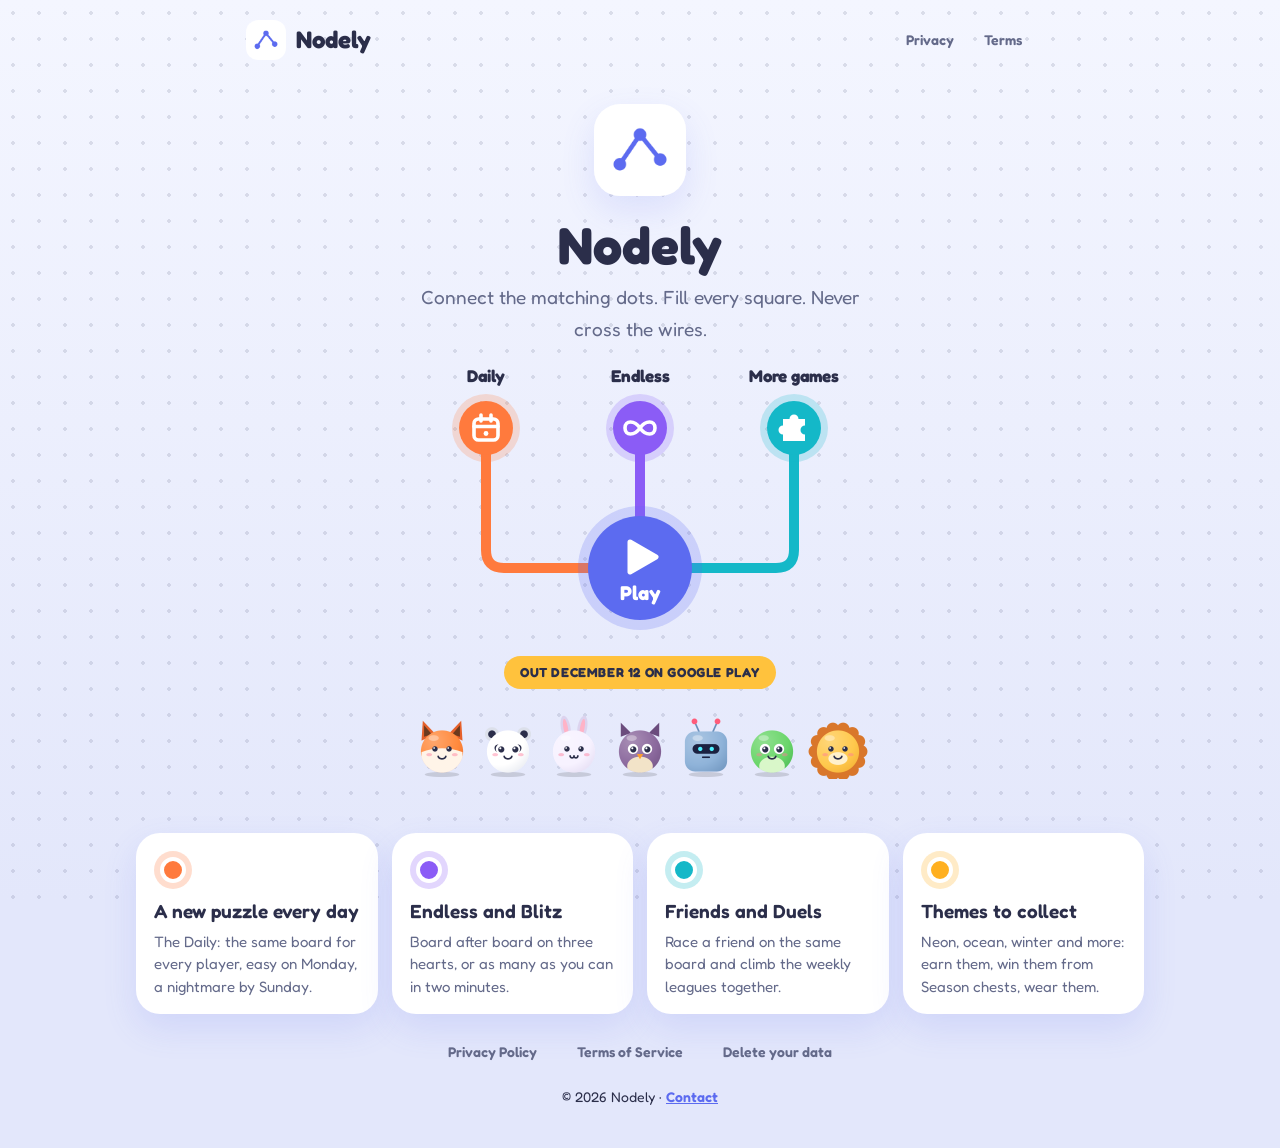
<file: index.html>
<!doctype html>
<html lang="en">
<head>
<meta charset="utf-8">
<meta name="viewport" content="width=device-width, initial-scale=1">
<title>Nodely · Connect. Fill. Relax.</title>
<meta name="description" content="Nodely is a calm wire puzzle game: connect the matching dots, fill every square, never cross the wires.">
<meta property="og:title" content="Nodely · Connect. Fill. Relax.">
<meta property="og:description" content="A calm wire puzzle game. Out December 12 on Google Play.">
<meta property="og:type" content="website">
<meta property="og:image" content="https://braileanuolimpiu-max.github.io/nodely/img/og-home.png">
<meta property="og:image:width" content="1200">
<meta property="og:image:height" content="630">
<meta name="twitter:card" content="summary_large_image">
<meta name="twitter:image" content="https://braileanuolimpiu-max.github.io/nodely/img/og-home.png">
<meta name="theme-color" content="#5c6bf0">
<meta property="og:url" content="https://braileanuolimpiu-max.github.io/nodely/">
<link rel="icon" href="img/icon.png">
<link rel="stylesheet" href="style.css">
</head>
<body>
<header>
  <a href="index.html"><img src="img/icon.png" alt=""><span>Nodely</span></a>
  <nav><a href="privacy.html">Privacy</a><a href="terms.html">Terms</a></nav>
</header>

<main class="hero">
  <img class="logo" src="img/icon.png" alt="Nodely">
  <h1>Nodely</h1>
  <p class="tag">Connect the matching dots. Fill every square. Never cross the wires.</p>

  <!-- The game's Home menu, drawn: Play wired to Daily, Endless and More games. -->
  <svg class="board" viewBox="0 0 440 270" role="img" aria-label="Play, Daily, Endless and More games">
    <path class="wire" stroke="#ff7a3d" d="M220 204 H84 Q66 204 66 186 V70"/>
    <path class="wire" stroke="#8b5cf6" d="M220 204 V70"/>
    <path class="wire" stroke="#14b8c8" d="M220 204 H356 Q374 204 374 186 V70"/>
    <path class="pulse" d="M220 204 H84 Q66 204 66 186 V70"/>
    <path class="pulse b" d="M220 204 V70"/>
    <path class="pulse c" d="M220 204 H356 Q374 204 374 186 V70"/>
    <circle cx="66" cy="64" r="34" fill="#ff7a3d" opacity="0.22"/><circle cx="66" cy="64" r="27" fill="#ff7a3d"/>
    <circle cx="220" cy="64" r="34" fill="#8b5cf6" opacity="0.22"/><circle cx="220" cy="64" r="27" fill="#8b5cf6"/>
    <circle cx="374" cy="64" r="34" fill="#14b8c8" opacity="0.22"/><circle cx="374" cy="64" r="27" fill="#14b8c8"/>
    <!-- The modes' symbols, drawn: a calendar, infinity, a puzzle piece. -->
    <g fill="none" stroke="#fff" stroke-width="3.6" stroke-linecap="round" stroke-linejoin="round">
      <rect x="54" y="55" width="24" height="21" rx="4.5"/>
      <path d="M54 62.5 H78 M61 51 V57 M71 51 V57"/>
      <path d="M220 64 C214.5 56 205 56 205 64 C205 72 214.5 72 220 64 C225.5 56 235 56 235 64 C235 72 225.5 72 220 64 Z"/>
    </g>
    <circle cx="66" cy="69.5" r="2.4" fill="#fff"/>
    <path fill="#fff" d="M363 55 H369.5 A4.5 4.5 0 1 1 378.5 55 H385 V61.5 A4.5 4.5 0 1 0 385 70.5 V77 H363 V70.5 A4.5 4.5 0 1 1 363 61.5 Z"/>
    <text class="label" x="66" y="18">Daily</text>
    <text class="label" x="220" y="18">Endless</text>
    <text class="label" x="374" y="18">More games</text>
    <circle cx="220" cy="204" r="62" fill="#5c6bf0" opacity="0.22"/>
    <circle cx="220" cy="204" r="52" fill="#5c6bf0"/>
    <path d="M210 178 L236 193 L210 208 Z" fill="#fff" stroke="#fff" stroke-width="5" stroke-linejoin="round"/>
    <text class="play-label" x="220" y="236">Play</text>
  </svg>

  <!--PRELAUNCH-->
  <p class="soon"><span class="pill">OUT DECEMBER 12 ON GOOGLE PLAY</span></p>

  <!-- "Tell me at launch": hidden until the public API address is set below. -->
  <form class="notify" id="notify" hidden novalidate>
    <p class="notify-title">Get one email when Nodely launches</p>
    <div class="notify-row">
      <input type="email" name="email" id="notify-email" placeholder="you@example.com" autocomplete="email" required maxlength="190" aria-label="Your email">
      <button class="btn" type="submit">Notify me</button>
    </div>
    <input type="text" name="website" class="hp" tabindex="-1" autocomplete="off" aria-hidden="true">
    <label class="notify-consent"><input type="checkbox" id="notify-ok"><span>I agree to get launch news from Nodely by email. I can unsubscribe with one click. See the <a href="privacy.html">Privacy Policy</a>.</span></label>
    <p class="notify-msg" id="notify-msg" role="status"></p>
  </form>
  <!--/PRELAUNCH-->
  <!--LIVE
  <p class="soon"><span class="pill">OUT NOW · FREE ON GOOGLE PLAY</span></p>
  <p class="get"><a class="btn" href="https://play.google.com/store/apps/details?id=com.sugarsoftware.link">Get it on Google Play</a></p>
  LIVE-->

  <div class="cast" aria-hidden="true">
    <img src="img/avatars/fox.png" alt=""><img src="img/avatars/panda.png" alt=""><img src="img/avatars/bunny.png" alt="">
    <img src="img/avatars/owl.png" alt=""><img src="img/avatars/robot.png" alt=""><img src="img/avatars/frog.png" alt="">
    <img src="img/avatars/lion.png" alt="">
  </div>
</main>

<section class="features">
  <div class="feature" style="color:#ff7a3d"><div class="dot"></div><h3>A new puzzle every day</h3><p>The Daily: the same board for every player, easy on Monday, a nightmare by Sunday.</p></div>
  <div class="feature" style="color:#8b5cf6"><div class="dot"></div><h3>Endless and Blitz</h3><p>Board after board on three hearts, or as many as you can in two minutes.</p></div>
  <div class="feature" style="color:#14b8c8"><div class="dot"></div><h3>Friends and Duels</h3><p>Race a friend on the same board and climb the weekly leagues together.</p></div>
  <div class="feature" style="color:#ffb020"><div class="dot"></div><h3>Themes to collect</h3><p>Neon, ocean, winter and more: earn them, win them from Season chests, wear them.</p></div>
</section>

<footer>
  <div class="links"><a href="privacy.html">Privacy Policy</a><a href="terms.html">Terms of Service</a><a href="data-deletion.html">Delete your data</a></div>
  <p>© 2026 Nodely · <a href="mailto:braileanuolimpiu@gmail.com">Contact</a></p>
</footer>
<script>
  // Public address of the Nodely API (e.g. https://api.example.com). Empty = form stays hidden.
  var NODELY_API = '';
  (function () {
    var f = document.getElementById('notify');
    if (!f || !NODELY_API || !window.fetch) return; // no form after launch
    f.hidden = false;
    var msg = document.getElementById('notify-msg');
    var say = function (t, bad) { msg.textContent = t; msg.className = 'notify-msg' + (bad ? ' bad' : ''); };
    f.addEventListener('submit', function (e) {
      e.preventDefault();
      var email = document.getElementById('notify-email').value.trim();
      if (!/^[^@\s]+@[^@\s]+\.[^@\s]+$/.test(email)) return say('Please enter a valid email.', true);
      if (!document.getElementById('notify-ok').checked) return say('Please tick the box to agree first.', true);
      var btn = f.querySelector('button'); btn.disabled = true;
      fetch(NODELY_API.replace(/\/$/, '') + '/api/signup', {
        method: 'POST',
        headers: { 'Content-Type': 'application/json', 'Accept': 'application/json' },
        body: JSON.stringify({ email: email, consent: true, website: f.website.value,
          locale: (navigator.language || 'en').slice(0, 10), source: 'site' })
      }).then(function (r) {
        if (r.ok) { f.reset(); say('Almost done! Check your inbox and tap the link to confirm.'); }
        else if (r.status === 429) say('Too many tries. Wait a minute and try again.', true);
        else say("That didn't work. Check the email and try again.", true);
      }).catch(function () { say("Couldn't reach the server. Try again later.", true); })
        .then(function () { btn.disabled = false; });
    });
  })();
</script>
</body>
</html>
</file>
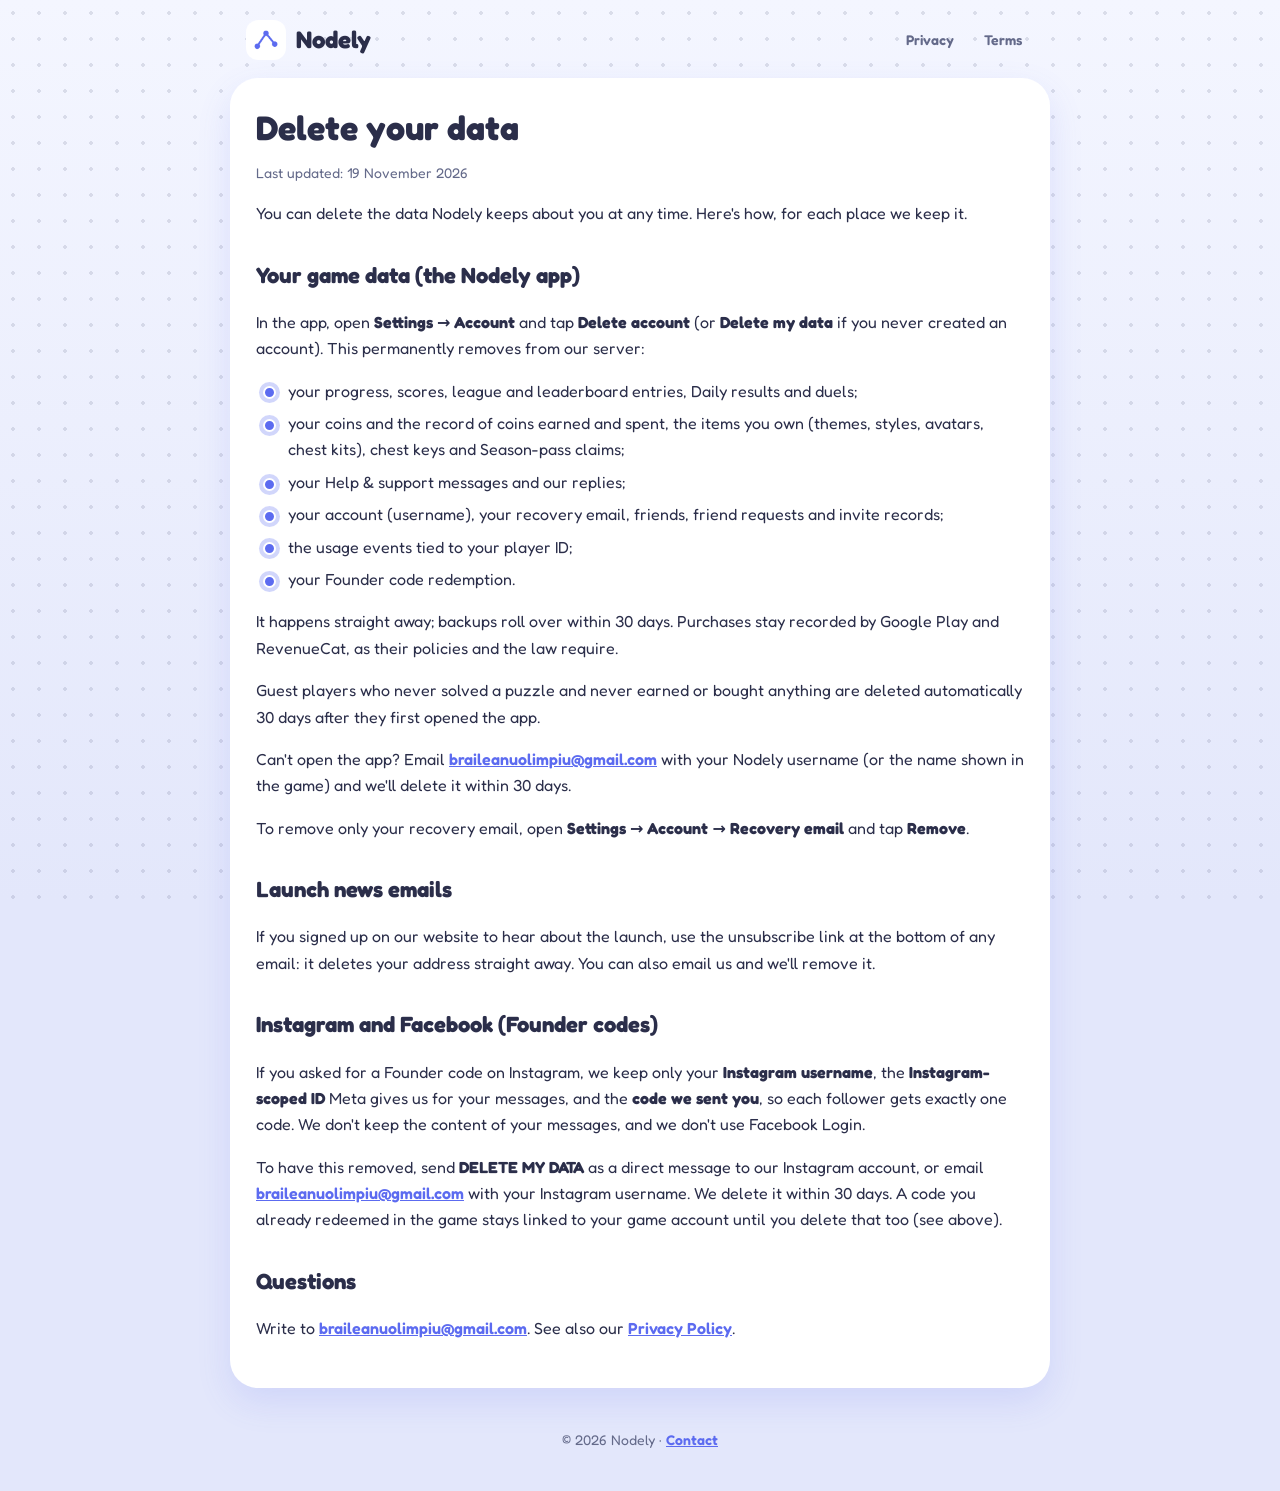
<file: data-deletion.html>
<!doctype html>
<html lang="en">
<head>
<meta charset="utf-8">
<meta name="viewport" content="width=device-width, initial-scale=1">
<title>Delete your data · Nodely</title>
<meta name="description" content="How to delete your Nodely game data, and the Instagram data we keep for Founder codes.">
<link rel="icon" href="img/icon.png">
<link rel="stylesheet" href="style.css">
</head>
<body>
<header>
  <a href="index.html"><img src="img/icon.png" alt=""><span>Nodely</span></a>
  <nav><a href="privacy.html">Privacy</a><a href="terms.html">Terms</a></nav>
</header>
<main>
<h1>Delete your data</h1>
<p class="muted">Last updated: 19 November 2026</p>

<p>You can delete the data Nodely keeps about you at any time. Here's how, for each place we keep it.</p>

<h2>Your game data (the Nodely app)</h2>
<p>In the app, open <strong>Settings → Account</strong> and tap <strong>Delete account</strong> (or <strong>Delete my data</strong> if you never created an account). This permanently removes from our server:</p>
<ul>
  <li>your progress, scores, league and leaderboard entries, Daily results and duels;</li>
  <li>your coins and the record of coins earned and spent, the items you own (themes, styles, avatars, chest kits), chest keys and Season-pass claims;</li>
  <li>your Help &amp; support messages and our replies;</li>
  <li>your account (username), your recovery email, friends, friend requests and invite records;</li>
  <li>the usage events tied to your player ID;</li>
  <li>your Founder code redemption.</li>
</ul>
<p>It happens straight away; backups roll over within 30 days. Purchases stay recorded by Google Play and RevenueCat, as their policies and the law require.</p>
<p>Guest players who never solved a puzzle and never earned or bought anything are deleted automatically 30 days after they first opened the app.</p>
<p>Can't open the app? Email <a href="mailto:braileanuolimpiu@gmail.com">braileanuolimpiu@gmail.com</a> with your Nodely username (or the name shown in the game) and we'll delete it within 30 days.</p>

<p>To remove only your recovery email, open <strong>Settings → Account → Recovery email</strong> and tap <strong>Remove</strong>.</p>

<h2>Launch news emails</h2>
<p>If you signed up on our website to hear about the launch, use the unsubscribe link at the bottom of any email: it deletes your address straight away. You can also email us and we'll remove it.</p>

<h2>Instagram and Facebook (Founder codes)</h2>
<p>If you asked for a Founder code on Instagram, we keep only your <strong>Instagram username</strong>, the <strong>Instagram-scoped ID</strong> Meta gives us for your messages, and the <strong>code we sent you</strong>, so each follower gets exactly one code. We don't keep the content of your messages, and we don't use Facebook Login.</p>
<p>To have this removed, send <strong>DELETE MY DATA</strong> as a direct message to our Instagram account, or email <a href="mailto:braileanuolimpiu@gmail.com">braileanuolimpiu@gmail.com</a> with your Instagram username. We delete it within 30 days. A code you already redeemed in the game stays linked to your game account until you delete that too (see above).</p>

<h2>Questions</h2>
<p>Write to <a href="mailto:braileanuolimpiu@gmail.com">braileanuolimpiu@gmail.com</a>. See also our <a href="privacy.html">Privacy Policy</a>.</p>
</main>
<footer>© 2026 Nodely · <a href="mailto:braileanuolimpiu@gmail.com">Contact</a></footer>
</body>
</html>
</file>
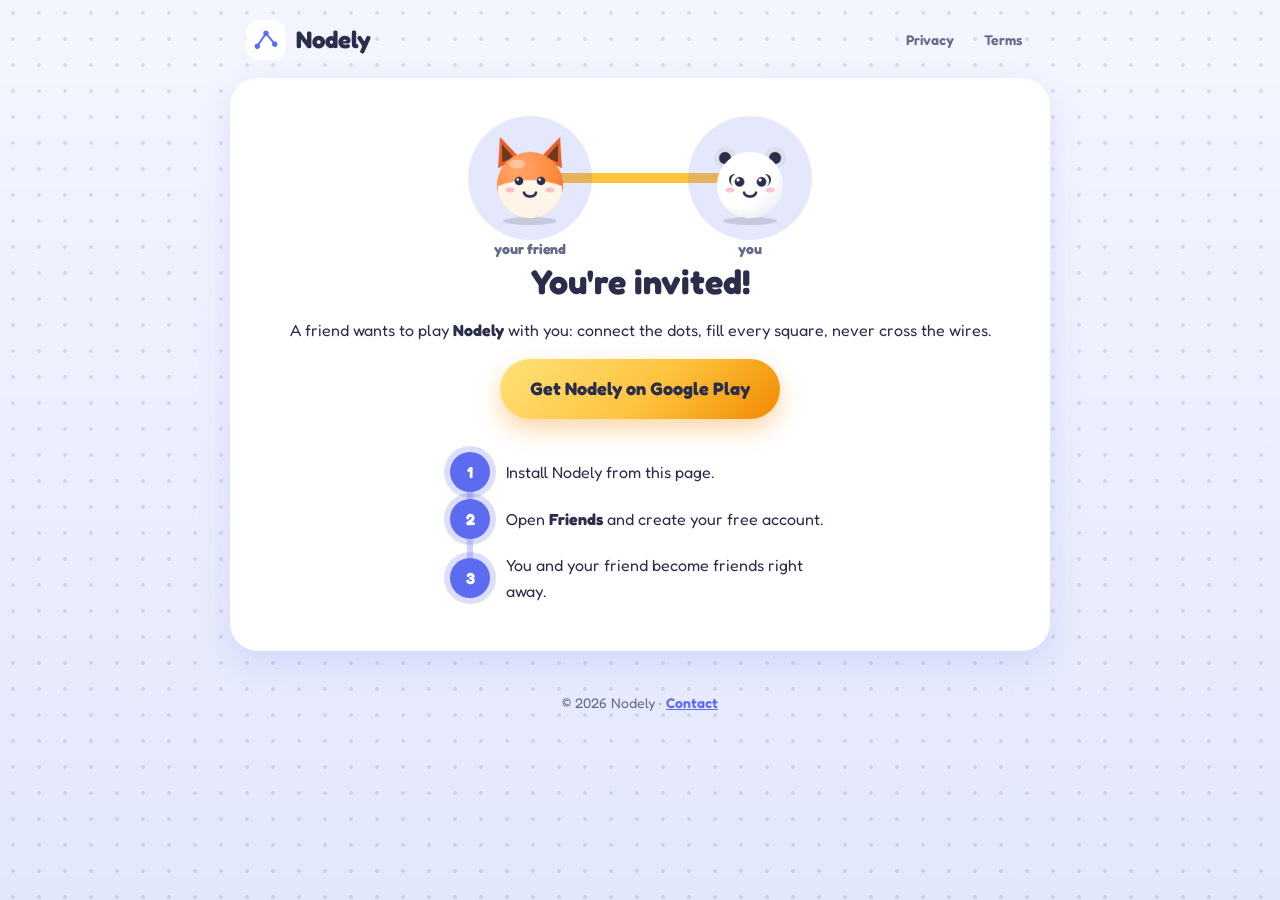
<file: invite.html>
<!doctype html>
<html lang="en">
<head>
<meta charset="utf-8">
<meta name="viewport" content="width=device-width, initial-scale=1">
<title>You're invited to Nodely</title>
<meta name="description" content="A friend invited you to Nodely, a calm wire puzzle game. Install it and you'll be friends right away.">
<meta property="og:title" content="You're invited to Nodely">
<meta property="og:description" content="Install Nodely with this link and you'll be friends right away.">
<meta property="og:type" content="website">
<meta property="og:image" content="https://braileanuolimpiu-max.github.io/nodely/img/og-invite.png">
<meta property="og:image:width" content="1200">
<meta property="og:image:height" content="630">
<meta name="twitter:card" content="summary_large_image">
<meta name="twitter:image" content="https://braileanuolimpiu-max.github.io/nodely/img/og-invite.png">
<meta name="theme-color" content="#5c6bf0">
<link rel="icon" href="img/icon.png">
<link rel="stylesheet" href="style.css">
</head>
<body>
<header>
  <a href="index.html"><img src="img/icon.png" alt=""><span>Nodely</span></a>
  <nav><a href="privacy.html">Privacy</a><a href="terms.html">Terms</a></nav>
</header>
<main class="invite">
  <!-- You and your friend: two nodes, and the wire that connects you. -->
  <svg class="pair" viewBox="0 0 360 150" role="img" aria-label="You and your friend, connected">
    <path class="link" d="M92 70 H268"/>
    <circle class="halo" cx="70" cy="70" r="62"/>
    <circle class="halo" cx="290" cy="70" r="62"/>
    <image href="img/avatars/fox.png" x="20" y="20" width="100" height="100"/>
    <image href="img/avatars/panda.png" x="240" y="20" width="100" height="100"/>
    <text x="70" y="146" id="lf">your friend</text>
    <text x="290" y="146" id="ly">you</text>
  </svg>

  <h1 id="tt">You're invited!</h1>
  <p id="tb">A friend wants to play <strong>Nodely</strong> with you: connect the dots, fill every square, never cross the wires.</p>

  <div id="code-wrap" hidden>
    <p class="muted" style="margin-bottom:0" id="tc">Invite code</p>
    <div class="code" id="code"></div>
  </div>

  <p><a class="btn gold" id="play" href="https://play.google.com/store/apps/details?id=com.sugarsoftware.link">Get Nodely on Google Play</a></p>

  <ol class="steps">
    <li id="s1">Install Nodely from this page.</li>
    <li id="s2">Open <strong>Friends</strong> and create your free account.</li>
    <li id="s3">You and your friend become friends right away.</li>
  </ol>
  <p class="muted" id="manual" hidden>Installed another way? Add your friend's code on the Friends page.</p>
</main>
<footer>© 2026 Nodely · <a href="mailto:braileanuolimpiu@gmail.com">Contact</a></footer>
<script src="invite-i18n.js"></script>
<script>
  // The page in the visitor's language (falls back to English).
  (function () {
    var langs = (navigator.languages || [navigator.language || 'en']);
    var T = null;
    var alias = { iw: 'he', tl: 'fil', in: 'id', no: 'nb', nn: 'nb' };
    var codeOf = function (l) {
      l = String(l).toLowerCase();
      if (l.indexOf('fil') === 0) return 'fil';
      var c = l.slice(0, 2);
      return alias[c] || c;
    };
    for (var i = 0; i < langs.length && !T; i++) {
      T = NODELY_INVITE_I18N[codeOf(langs[i])];
    }
    T = T || NODELY_INVITE_I18N.en;
    var set = function (id, v, html) { var e = document.getElementById(id); if (e && v) { if (html) e.innerHTML = v; else e.textContent = v; } };
    set('tt', T.t); set('tb', T.b, true); set('tc', T.c); set('play', T.p);
    set('s1', T.s1); set('s2', T.s2, true); set('s3', T.s3); set('manual', T.m);
    set('lf', T.f); set('ly', T.y);
    document.title = T.t + ' · Nodely';
    var code2 = codeOf(langs[0] || 'en');
    document.documentElement.lang = NODELY_INVITE_I18N[code2] ? code2 : 'en';
    if (['ar', 'fa', 'he', 'ur'].indexOf(code2) >= 0) document.documentElement.dir = 'rtl';
  })();
</script>
<script>
  // The invite code (letters and digits only) travels to Google Play as the
  // install referrer; the app reads it on its first launch.
  var code = (new URLSearchParams(location.search).get('c') || '')
    .toUpperCase().replace(/[^A-Z0-9]/g, '').slice(0, 12);
  if (code) {
    var store = 'https://play.google.com/store/apps/details?id=com.sugarsoftware.link'
      + '&referrer=' + encodeURIComponent('invite=' + code + '&utm_source=invite');
    document.getElementById('play').href = store;
    document.getElementById('code').textContent = code.replace(/(.{4})(?=.)/g, '$1-');
    document.getElementById('code-wrap').hidden = false;
    document.getElementById('manual').hidden = false;
    // Android: straight to the store after a moment.
    if (/Android/i.test(navigator.userAgent)) {
      setTimeout(function () { location.href = store; }, 2500);
    }
  }
</script>
</body>
</html>
</file>
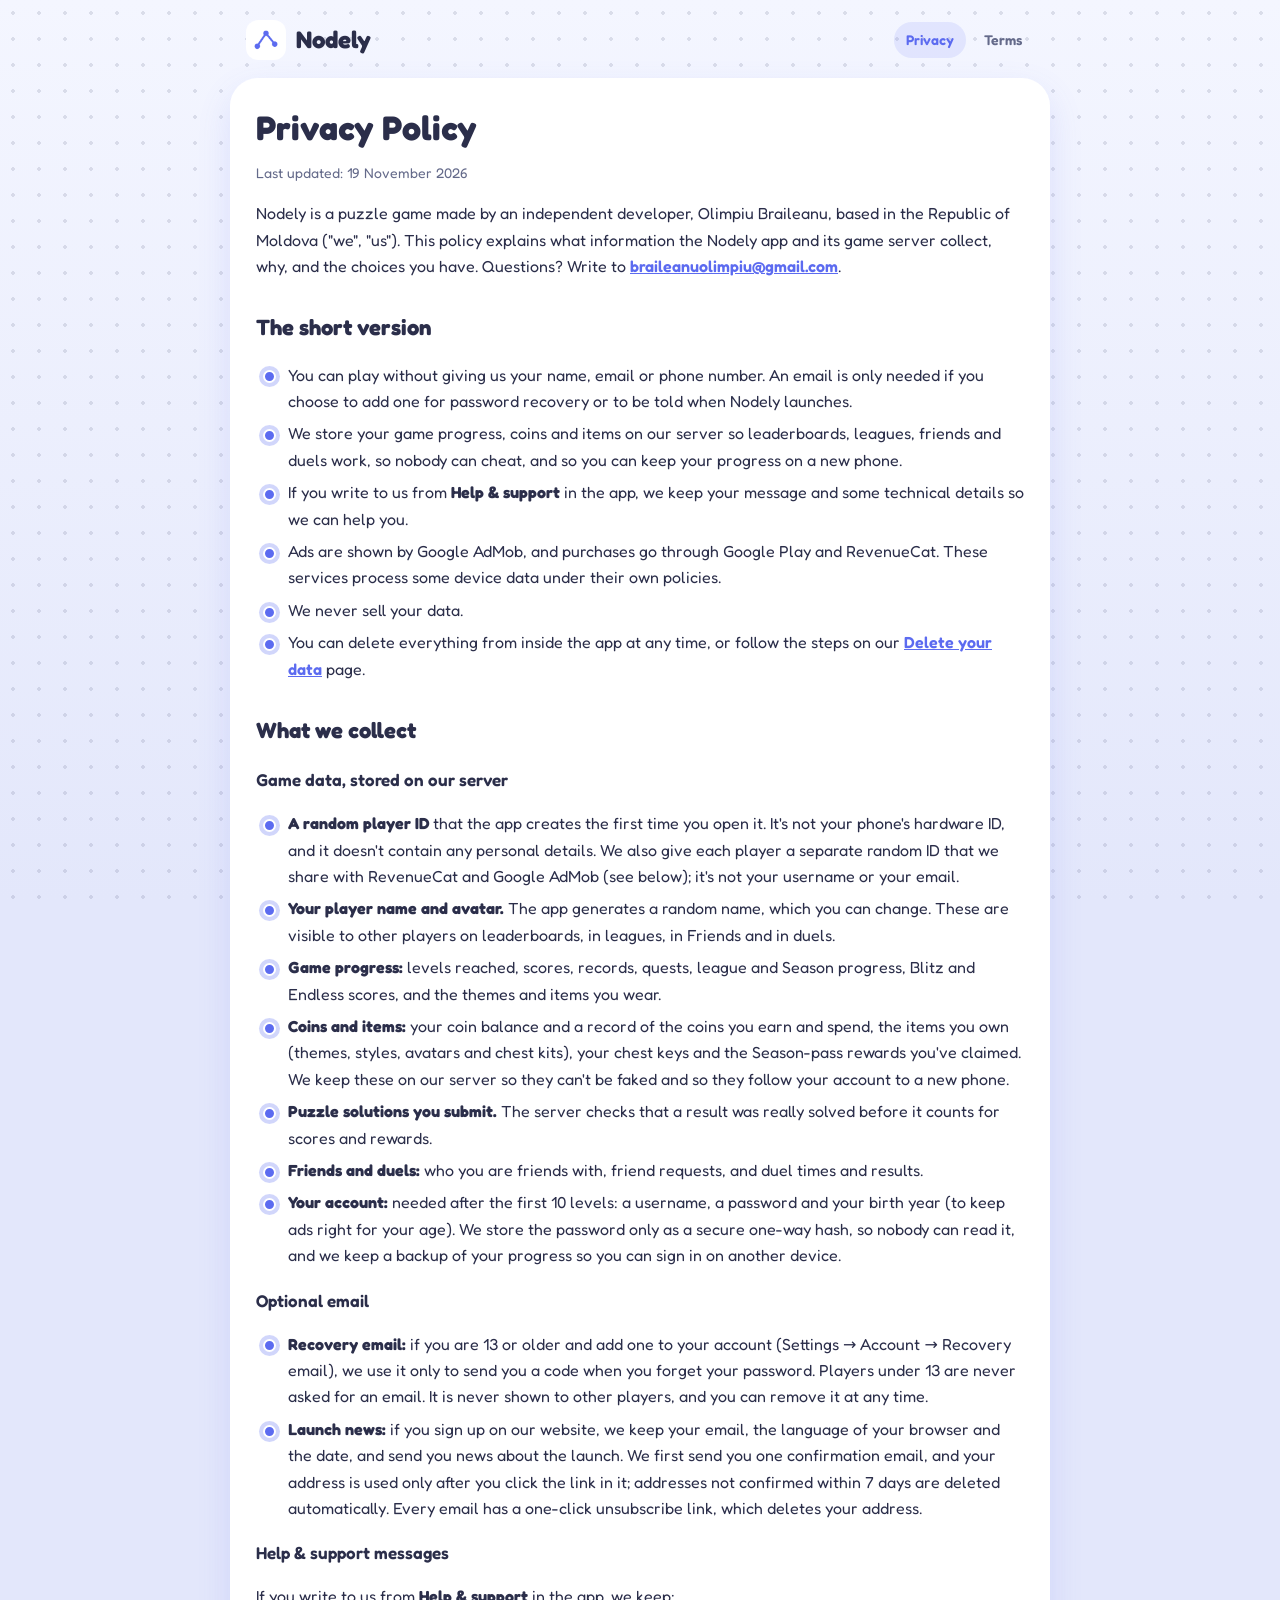
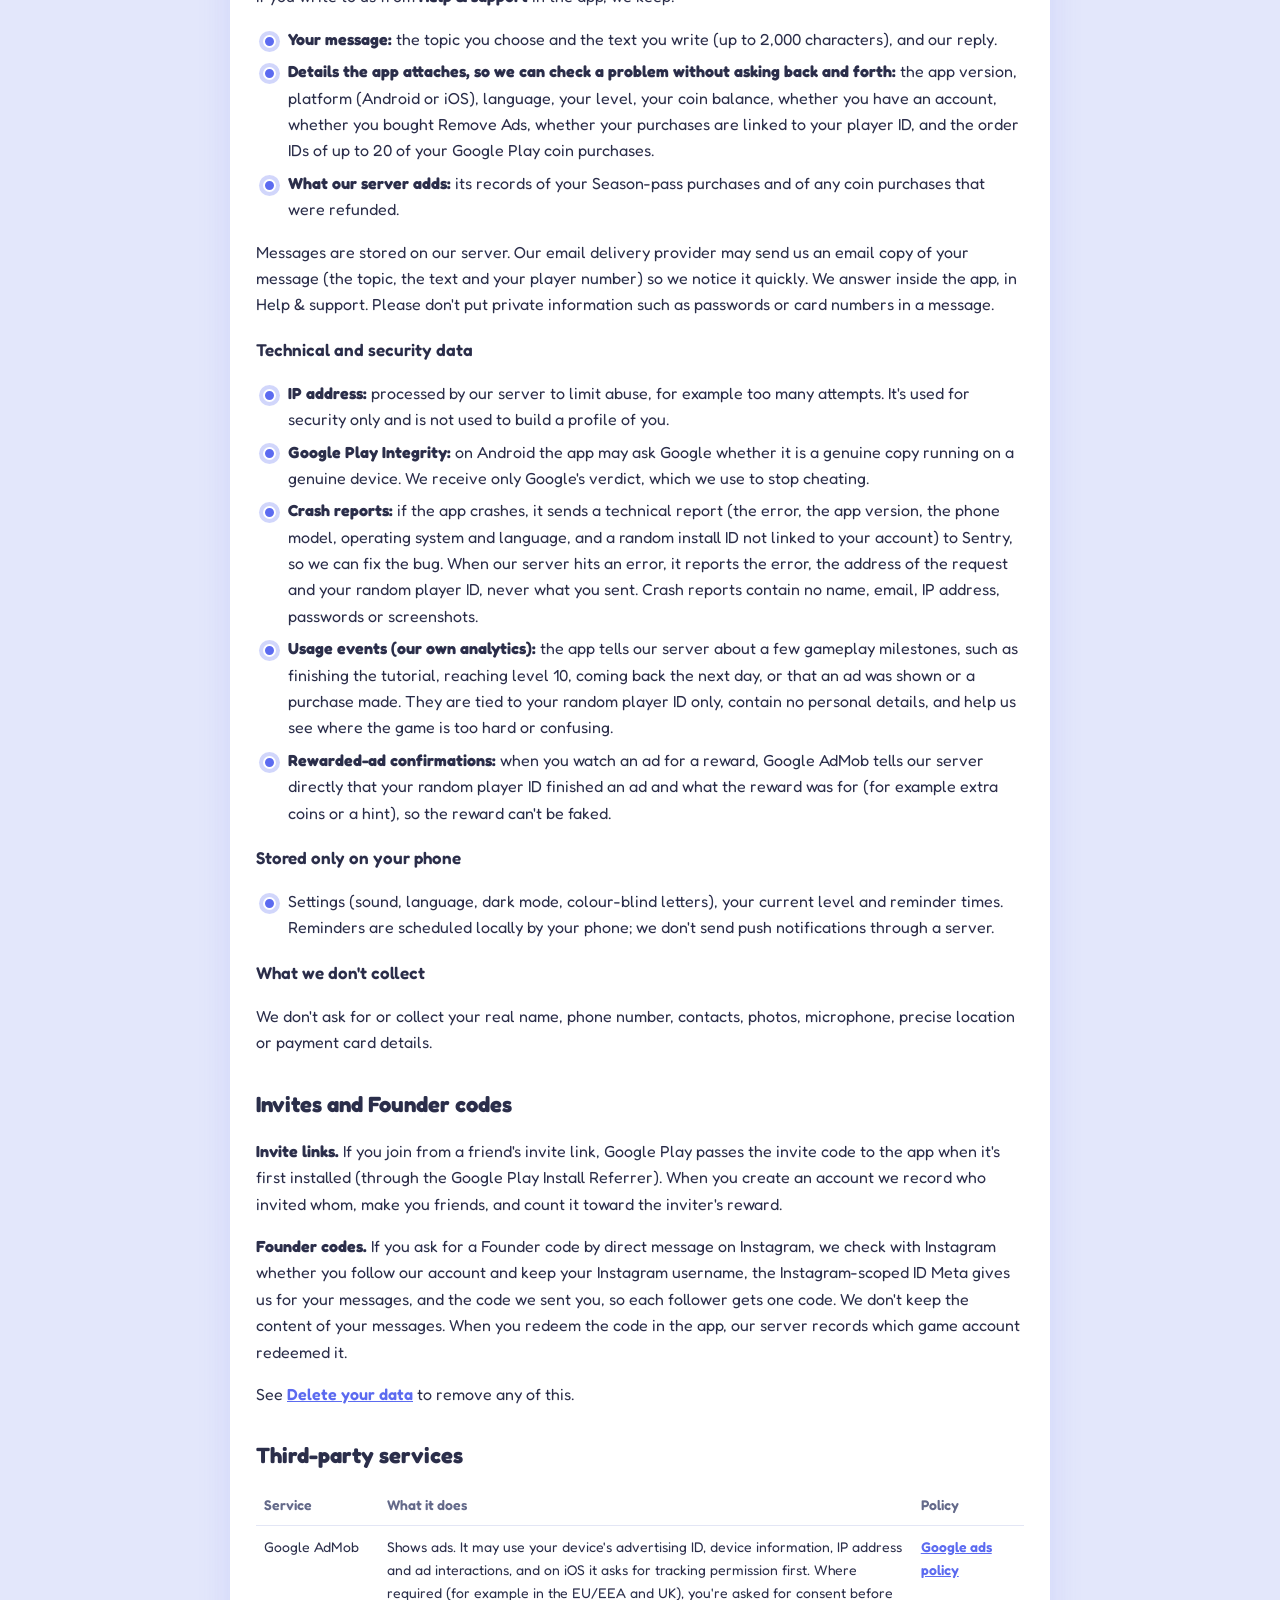
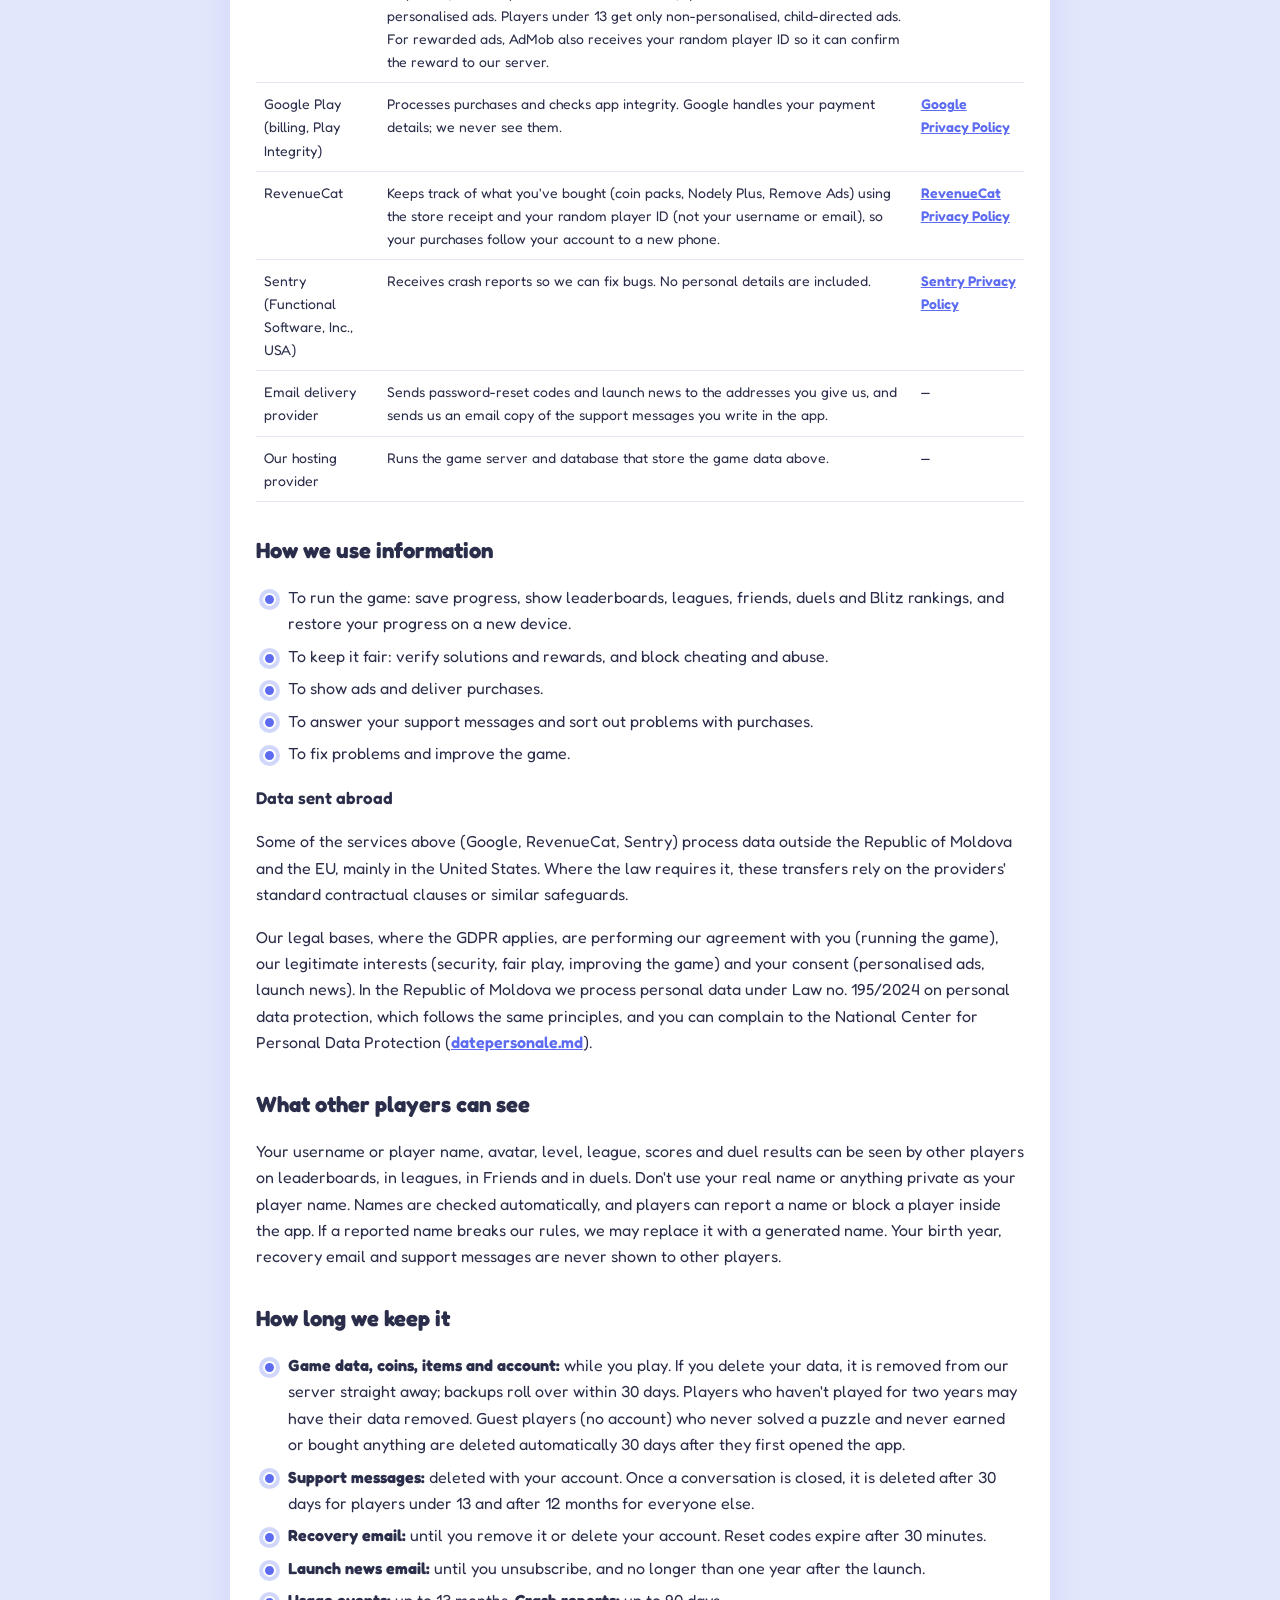
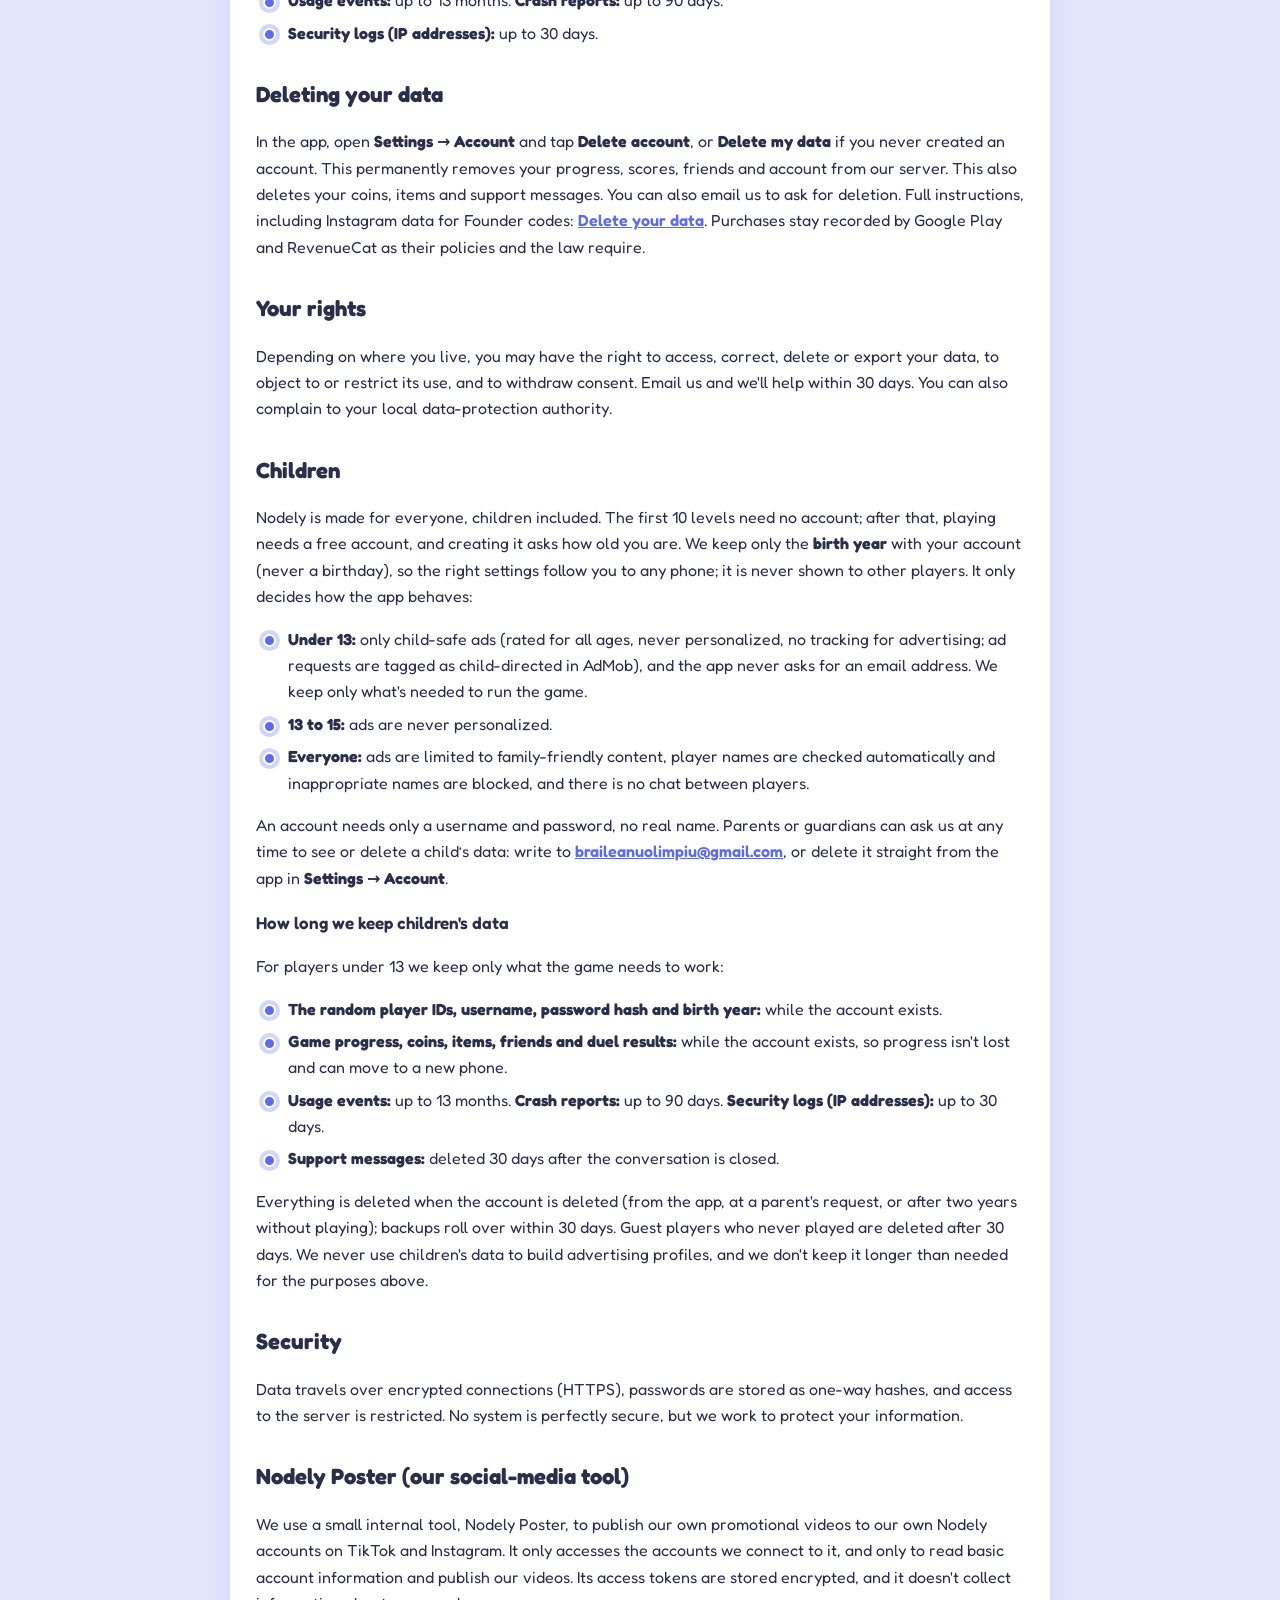
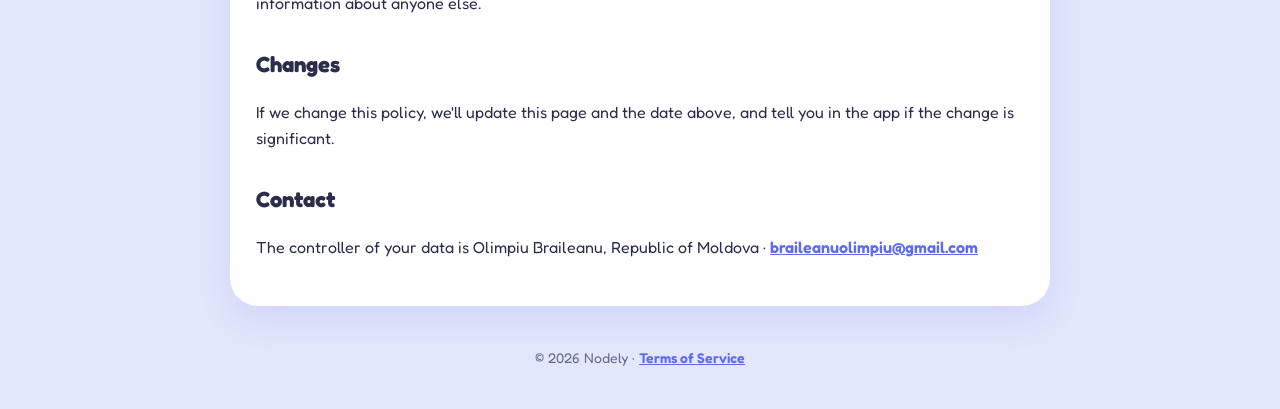
<file: privacy.html>
<!doctype html>
<html lang="en">
<head>
<meta charset="utf-8">
<meta name="viewport" content="width=device-width, initial-scale=1">
<title>Privacy Policy · Nodely</title>
<link rel="icon" href="img/icon.png">
<link rel="stylesheet" href="style.css">
</head>
<body>
<header>
  <a href="index.html"><img src="img/icon.png" alt=""><span>Nodely</span></a>
  <nav><a href="privacy.html" aria-current="page">Privacy</a><a href="terms.html">Terms</a></nav>
</header>
<main>
<h1>Privacy Policy</h1>
<p class="muted">Last updated: 19 November 2026</p>

<p>Nodely is a puzzle game made by an independent developer, Olimpiu Braileanu, based in the Republic of Moldova ("we", "us"). This policy explains what information the Nodely app and its game server collect, why, and the choices you have. Questions? Write to <a href="mailto:braileanuolimpiu@gmail.com">braileanuolimpiu@gmail.com</a>.</p>

<h2>The short version</h2>
<ul>
  <li>You can play without giving us your name, email or phone number. An email is only needed if you choose to add one for password recovery or to be told when Nodely launches.</li>
  <li>We store your game progress, coins and items on our server so leaderboards, leagues, friends and duels work, so nobody can cheat, and so you can keep your progress on a new phone.</li>
  <li>If you write to us from <strong>Help &amp; support</strong> in the app, we keep your message and some technical details so we can help you.</li>
  <li>Ads are shown by Google AdMob, and purchases go through Google Play and RevenueCat. These services process some device data under their own policies.</li>
  <li>We never sell your data.</li>
  <li>You can delete everything from inside the app at any time, or follow the steps on our <a href="data-deletion.html">Delete your data</a> page.</li>
</ul>

<h2>What we collect</h2>
<h3>Game data, stored on our server</h3>
<ul>
  <li><strong>A random player ID</strong> that the app creates the first time you open it. It's not your phone's hardware ID, and it doesn't contain any personal details. We also give each player a separate random ID that we share with RevenueCat and Google AdMob (see below); it's not your username or your email.</li>
  <li><strong>Your player name and avatar.</strong> The app generates a random name, which you can change. These are visible to other players on leaderboards, in leagues, in Friends and in duels.</li>
  <li><strong>Game progress:</strong> levels reached, scores, records, quests, league and Season progress, Blitz and Endless scores, and the themes and items you wear.</li>
  <li><strong>Coins and items:</strong> your coin balance and a record of the coins you earn and spend, the items you own (themes, styles, avatars and chest kits), your chest keys and the Season-pass rewards you've claimed. We keep these on our server so they can't be faked and so they follow your account to a new phone.</li>
  <li><strong>Puzzle solutions you submit.</strong> The server checks that a result was really solved before it counts for scores and rewards.</li>
  <li><strong>Friends and duels:</strong> who you are friends with, friend requests, and duel times and results.</li>
  <li><strong>Your account:</strong> needed after the first 10 levels: a username, a password and your birth year (to keep ads right for your age). We store the password only as a secure one-way hash, so nobody can read it, and we keep a backup of your progress so you can sign in on another device.</li>
</ul>

<h3>Optional email</h3>
<ul>
  <li><strong>Recovery email:</strong> if you are 13 or older and add one to your account (Settings → Account → Recovery email), we use it only to send you a code when you forget your password. Players under 13 are never asked for an email. It is never shown to other players, and you can remove it at any time.</li>
  <li><strong>Launch news:</strong> if you sign up on our website, we keep your email, the language of your browser and the date, and send you news about the launch. We first send you one confirmation email, and your address is used only after you click the link in it; addresses not confirmed within 7 days are deleted automatically. Every email has a one-click unsubscribe link, which deletes your address.</li>
</ul>

<h3>Help &amp; support messages</h3>
<p>If you write to us from <strong>Help &amp; support</strong> in the app, we keep:</p>
<ul>
  <li><strong>Your message:</strong> the topic you choose and the text you write (up to 2,000 characters), and our reply.</li>
  <li><strong>Details the app attaches, so we can check a problem without asking back and forth:</strong> the app version, platform (Android or iOS), language, your level, your coin balance, whether you have an account, whether you bought Remove Ads, whether your purchases are linked to your player ID, and the order IDs of up to 20 of your Google Play coin purchases.</li>
  <li><strong>What our server adds:</strong> its records of your Season-pass purchases and of any coin purchases that were refunded.</li>
</ul>
<p>Messages are stored on our server. Our email delivery provider may send us an email copy of your message (the topic, the text and your player number) so we notice it quickly. We answer inside the app, in Help &amp; support. Please don't put private information such as passwords or card numbers in a message.</p>

<h3>Technical and security data</h3>
<ul>
  <li><strong>IP address:</strong> processed by our server to limit abuse, for example too many attempts. It's used for security only and is not used to build a profile of you.</li>
  <li><strong>Google Play Integrity:</strong> on Android the app may ask Google whether it is a genuine copy running on a genuine device. We receive only Google's verdict, which we use to stop cheating.</li>
  <li><strong>Crash reports:</strong> if the app crashes, it sends a technical report (the error, the app version, the phone model, operating system and language, and a random install ID not linked to your account) to Sentry, so we can fix the bug. When our server hits an error, it reports the error, the address of the request and your random player ID, never what you sent. Crash reports contain no name, email, IP address, passwords or screenshots.</li>
  <li><strong>Usage events (our own analytics):</strong> the app tells our server about a few gameplay milestones, such as finishing the tutorial, reaching level 10, coming back the next day, or that an ad was shown or a purchase made. They are tied to your random player ID only, contain no personal details, and help us see where the game is too hard or confusing.</li>
  <li><strong>Rewarded-ad confirmations:</strong> when you watch an ad for a reward, Google AdMob tells our server directly that your random player ID finished an ad and what the reward was for (for example extra coins or a hint), so the reward can't be faked.</li>
</ul>

<h3>Stored only on your phone</h3>
<ul>
  <li>Settings (sound, language, dark mode, colour-blind letters), your current level and reminder times. Reminders are scheduled locally by your phone; we don't send push notifications through a server.</li>
</ul>

<h3>What we don't collect</h3>
<p>We don't ask for or collect your real name, phone number, contacts, photos, microphone, precise location or payment card details.</p>

<h2>Invites and Founder codes</h2>
<p><strong>Invite links.</strong> If you join from a friend's invite link, Google Play passes the invite code to the app when it's first installed (through the Google Play Install Referrer). When you create an account we record who invited whom, make you friends, and count it toward the inviter's reward.</p>
<p><strong>Founder codes.</strong> If you ask for a Founder code by direct message on Instagram, we check with Instagram whether you follow our account and keep your Instagram username, the Instagram-scoped ID Meta gives us for your messages, and the code we sent you, so each follower gets one code. We don't keep the content of your messages. When you redeem the code in the app, our server records which game account redeemed it.</p>
<p>See <a href="data-deletion.html">Delete your data</a> to remove any of this.</p>

<h2>Third-party services</h2>
<table>
  <tr><th>Service</th><th>What it does</th><th>Policy</th></tr>
  <tr><td>Google AdMob</td><td>Shows ads. It may use your device's advertising ID, device information, IP address and ad interactions, and on iOS it asks for tracking permission first. Where required (for example in the EU/EEA and UK), you're asked for consent before personalised ads. Players under 13 get only non-personalised, child-directed ads. For rewarded ads, AdMob also receives your random player ID so it can confirm the reward to our server.</td><td><a href="https://policies.google.com/technologies/ads">Google ads policy</a></td></tr>
  <tr><td>Google Play (billing, Play Integrity)</td><td>Processes purchases and checks app integrity. Google handles your payment details; we never see them.</td><td><a href="https://policies.google.com/privacy">Google Privacy Policy</a></td></tr>
  <tr><td>RevenueCat</td><td>Keeps track of what you've bought (coin packs, Nodely Plus, Remove Ads) using the store receipt and your random player ID (not your username or email), so your purchases follow your account to a new phone.</td><td><a href="https://www.revenuecat.com/privacy">RevenueCat Privacy Policy</a></td></tr>
  <tr><td>Sentry (Functional Software, Inc., USA)</td><td>Receives crash reports so we can fix bugs. No personal details are included.</td><td><a href="https://sentry.io/privacy/">Sentry Privacy Policy</a></td></tr>
  <tr><td>Email delivery provider</td><td>Sends password-reset codes and launch news to the addresses you give us, and sends us an email copy of the support messages you write in the app.</td><td>—</td></tr>
  <tr><td>Our hosting provider</td><td>Runs the game server and database that store the game data above.</td><td>—</td></tr>
</table>

<h2>How we use information</h2>
<ul>
  <li>To run the game: save progress, show leaderboards, leagues, friends, duels and Blitz rankings, and restore your progress on a new device.</li>
  <li>To keep it fair: verify solutions and rewards, and block cheating and abuse.</li>
  <li>To show ads and deliver purchases.</li>
  <li>To answer your support messages and sort out problems with purchases.</li>
  <li>To fix problems and improve the game.</li>
</ul>
<h3>Data sent abroad</h3>
<p>Some of the services above (Google, RevenueCat, Sentry) process data outside the Republic of Moldova and the EU, mainly in the United States. Where the law requires it, these transfers rely on the providers' standard contractual clauses or similar safeguards.</p>
<p>Our legal bases, where the GDPR applies, are performing our agreement with you (running the game), our legitimate interests (security, fair play, improving the game) and your consent (personalised ads, launch news). In the Republic of Moldova we process personal data under Law no. 195/2024 on personal data protection, which follows the same principles, and you can complain to the National Center for Personal Data Protection (<a href="https://datepersonale.md">datepersonale.md</a>).</p>

<h2>What other players can see</h2>
<p>Your username or player name, avatar, level, league, scores and duel results can be seen by other players on leaderboards, in leagues, in Friends and in duels. Don't use your real name or anything private as your player name. Names are checked automatically, and players can report a name or block a player inside the app. If a reported name breaks our rules, we may replace it with a generated name. Your birth year, recovery email and support messages are never shown to other players.</p>

<h2>How long we keep it</h2>
<ul>
  <li><strong>Game data, coins, items and account:</strong> while you play. If you delete your data, it is removed from our server straight away; backups roll over within 30 days. Players who haven't played for two years may have their data removed. Guest players (no account) who never solved a puzzle and never earned or bought anything are deleted automatically 30 days after they first opened the app.</li>
  <li><strong>Support messages:</strong> deleted with your account. Once a conversation is closed, it is deleted after 30 days for players under 13 and after 12 months for everyone else.</li>
  <li><strong>Recovery email:</strong> until you remove it or delete your account. Reset codes expire after 30 minutes.</li>
  <li><strong>Launch news email:</strong> until you unsubscribe, and no longer than one year after the launch.</li>
  <li><strong>Usage events:</strong> up to 13 months. <strong>Crash reports:</strong> up to 90 days.</li>
  <li><strong>Security logs (IP addresses):</strong> up to 30 days.</li>
</ul>

<h2>Deleting your data</h2>
<p>In the app, open <strong>Settings → Account</strong> and tap <strong>Delete account</strong>, or <strong>Delete my data</strong> if you never created an account. This permanently removes your progress, scores, friends and account from our server. This also deletes your coins, items and support messages. You can also email us to ask for deletion. Full instructions, including Instagram data for Founder codes: <a href="data-deletion.html">Delete your data</a>. Purchases stay recorded by Google Play and RevenueCat as their policies and the law require.</p>

<h2>Your rights</h2>
<p>Depending on where you live, you may have the right to access, correct, delete or export your data, to object to or restrict its use, and to withdraw consent. Email us and we'll help within 30 days. You can also complain to your local data-protection authority.</p>

<h2>Children</h2>
<p>Nodely is made for everyone, children included. The first 10 levels need no account; after that, playing needs a free account, and creating it asks how old you are. We keep only the <strong>birth year</strong> with your account (never a birthday), so the right settings follow you to any phone; it is never shown to other players. It only decides how the app behaves:</p>
<ul>
  <li><strong>Under 13:</strong> only child-safe ads (rated for all ages, never personalized, no tracking for advertising; ad requests are tagged as child-directed in AdMob), and the app never asks for an email address. We keep only what's needed to run the game.</li>
  <li><strong>13 to 15:</strong> ads are never personalized.</li>
  <li><strong>Everyone:</strong> ads are limited to family-friendly content, player names are checked automatically and inappropriate names are blocked, and there is no chat between players.</li>
</ul>
<p>An account needs only a username and password, no real name. Parents or guardians can ask us at any time to see or delete a child’s data: write to <a href="mailto:braileanuolimpiu@gmail.com">braileanuolimpiu@gmail.com</a>, or delete it straight from the app in <strong>Settings → Account</strong>.</p>

<h3>How long we keep children's data</h3>
<p>For players under 13 we keep only what the game needs to work:</p>
<ul>
  <li><strong>The random player IDs, username, password hash and birth year:</strong> while the account exists.</li>
  <li><strong>Game progress, coins, items, friends and duel results:</strong> while the account exists, so progress isn't lost and can move to a new phone.</li>
  <li><strong>Usage events:</strong> up to 13 months. <strong>Crash reports:</strong> up to 90 days. <strong>Security logs (IP addresses):</strong> up to 30 days.</li>
  <li><strong>Support messages:</strong> deleted 30 days after the conversation is closed.</li>
</ul>
<p>Everything is deleted when the account is deleted (from the app, at a parent's request, or after two years without playing); backups roll over within 30 days. Guest players who never played are deleted after 30 days. We never use children's data to build advertising profiles, and we don't keep it longer than needed for the purposes above.</p>

<h2>Security</h2>
<p>Data travels over encrypted connections (HTTPS), passwords are stored as one-way hashes, and access to the server is restricted. No system is perfectly secure, but we work to protect your information.</p>

<h2>Nodely Poster (our social-media tool)</h2>
<p>We use a small internal tool, Nodely Poster, to publish our own promotional videos to our own Nodely accounts on TikTok and Instagram. It only accesses the accounts we connect to it, and only to read basic account information and publish our videos. Its access tokens are stored encrypted, and it doesn't collect information about anyone else.</p>

<h2>Changes</h2>
<p>If we change this policy, we'll update this page and the date above, and tell you in the app if the change is significant.</p>

<h2>Contact</h2>
<p>The controller of your data is Olimpiu Braileanu, Republic of Moldova · <a href="mailto:braileanuolimpiu@gmail.com">braileanuolimpiu@gmail.com</a></p>
</main>
<footer>© 2026 Nodely · <a href="terms.html">Terms of Service</a></footer>
</body>
</html>
</file>
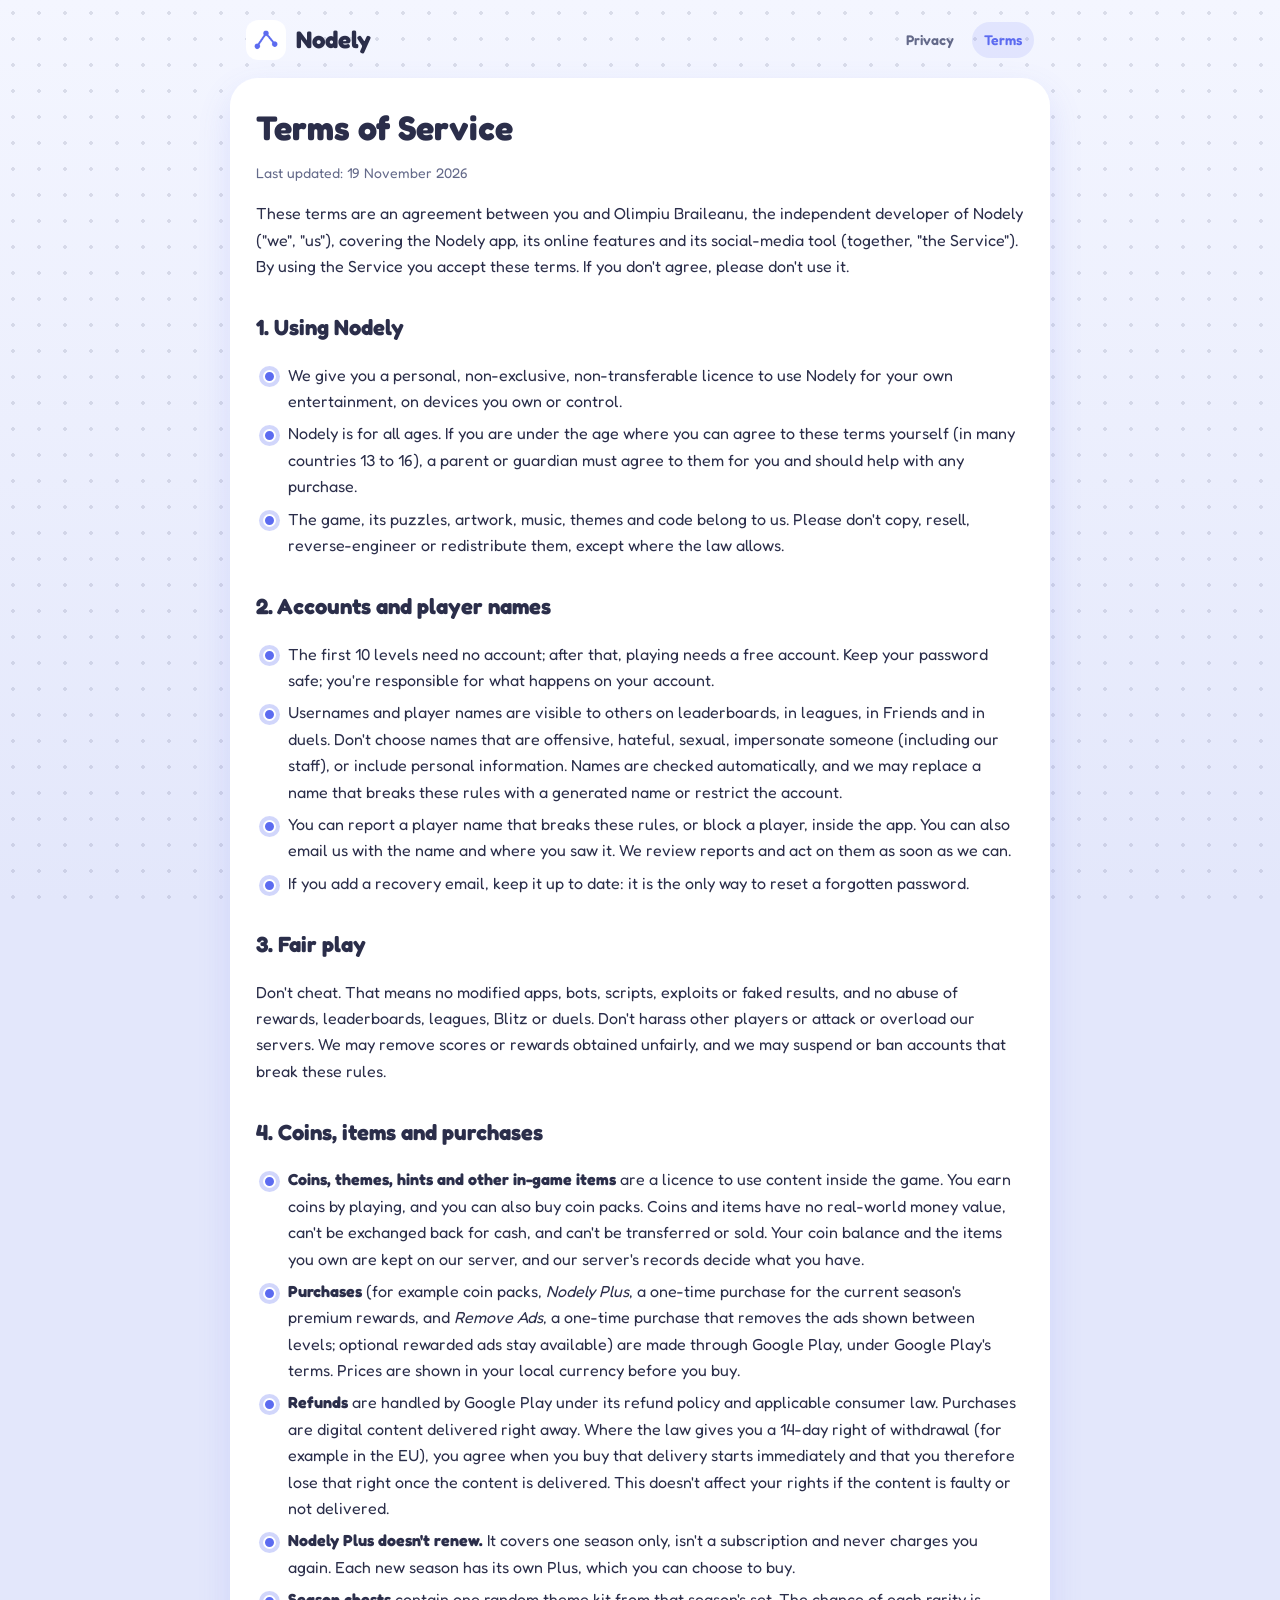
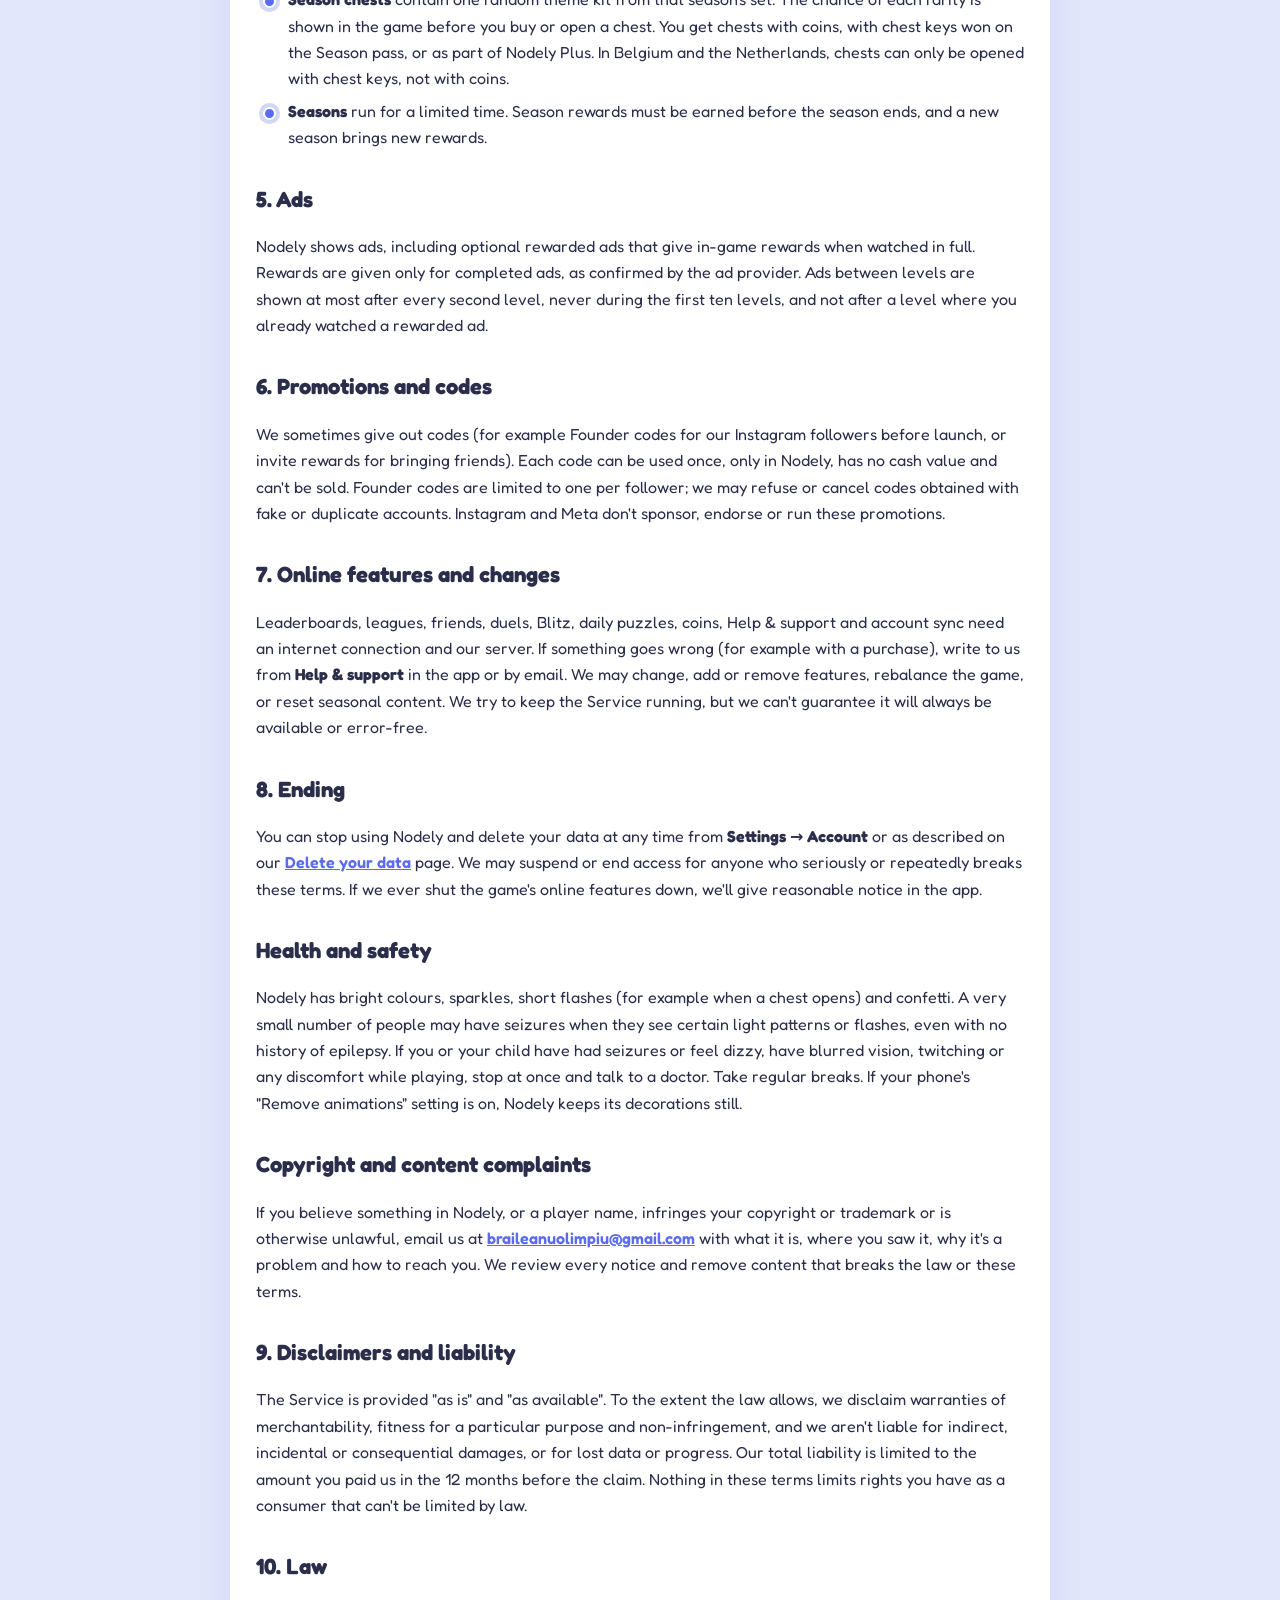
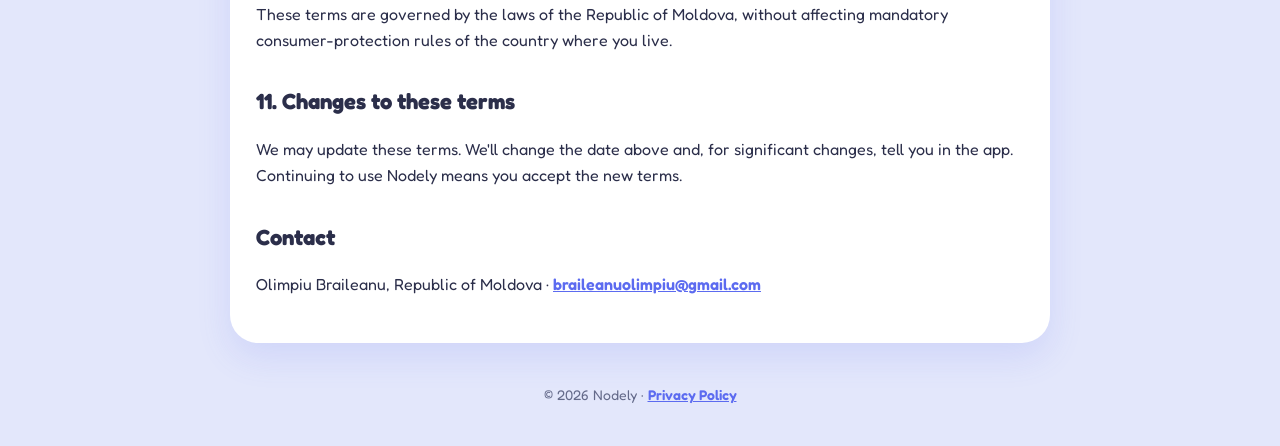
<file: terms.html>
<!doctype html>
<html lang="en">
<head>
<meta charset="utf-8">
<meta name="viewport" content="width=device-width, initial-scale=1">
<title>Terms of Service · Nodely</title>
<link rel="icon" href="img/icon.png">
<link rel="stylesheet" href="style.css">
</head>
<body>
<header>
  <a href="index.html"><img src="img/icon.png" alt=""><span>Nodely</span></a>
  <nav><a href="privacy.html">Privacy</a><a href="terms.html" aria-current="page">Terms</a></nav>
</header>
<main>
<h1>Terms of Service</h1>
<p class="muted">Last updated: 19 November 2026</p>

<p>These terms are an agreement between you and Olimpiu Braileanu, the independent developer of Nodely ("we", "us"), covering the Nodely app, its online features and its social-media tool (together, "the Service"). By using the Service you accept these terms. If you don't agree, please don't use it.</p>

<h2>1. Using Nodely</h2>
<ul>
  <li>We give you a personal, non-exclusive, non-transferable licence to use Nodely for your own entertainment, on devices you own or control.</li>
  <li>Nodely is for all ages. If you are under the age where you can agree to these terms yourself (in many countries 13 to 16), a parent or guardian must agree to them for you and should help with any purchase.</li>
  <li>The game, its puzzles, artwork, music, themes and code belong to us. Please don't copy, resell, reverse-engineer or redistribute them, except where the law allows.</li>
</ul>

<h2>2. Accounts and player names</h2>
<ul>
  <li>The first 10 levels need no account; after that, playing needs a free account. Keep your password safe; you're responsible for what happens on your account.</li>
  <li>Usernames and player names are visible to others on leaderboards, in leagues, in Friends and in duels. Don't choose names that are offensive, hateful, sexual, impersonate someone (including our staff), or include personal information. Names are checked automatically, and we may replace a name that breaks these rules with a generated name or restrict the account.</li>
  <li>You can report a player name that breaks these rules, or block a player, inside the app. You can also email us with the name and where you saw it. We review reports and act on them as soon as we can.</li>
  <li>If you add a recovery email, keep it up to date: it is the only way to reset a forgotten password.</li>
</ul>

<h2>3. Fair play</h2>
<p>Don't cheat. That means no modified apps, bots, scripts, exploits or faked results, and no abuse of rewards, leaderboards, leagues, Blitz or duels. Don't harass other players or attack or overload our servers. We may remove scores or rewards obtained unfairly, and we may suspend or ban accounts that break these rules.</p>

<h2>4. Coins, items and purchases</h2>
<ul>
  <li><strong>Coins, themes, hints and other in-game items</strong> are a licence to use content inside the game. You earn coins by playing, and you can also buy coin packs. Coins and items have no real-world money value, can't be exchanged back for cash, and can't be transferred or sold. Your coin balance and the items you own are kept on our server, and our server's records decide what you have.</li>
  <li><strong>Purchases</strong> (for example coin packs, <em>Nodely Plus</em>, a one-time purchase for the current season's premium rewards, and <em>Remove Ads</em>, a one-time purchase that removes the ads shown between levels; optional rewarded ads stay available) are made through Google Play, under Google Play's terms. Prices are shown in your local currency before you buy.</li>
  <li><strong>Refunds</strong> are handled by Google Play under its refund policy and applicable consumer law. Purchases are digital content delivered right away. Where the law gives you a 14-day right of withdrawal (for example in the EU), you agree when you buy that delivery starts immediately and that you therefore lose that right once the content is delivered. This doesn't affect your rights if the content is faulty or not delivered.</li>
  <li><strong>Nodely Plus doesn't renew.</strong> It covers one season only, isn't a subscription and never charges you again. Each new season has its own Plus, which you can choose to buy.</li>
  <li><strong>Season chests</strong> contain one random theme kit from that season's set. The chance of each rarity is shown in the game before you buy or open a chest. You get chests with coins, with chest keys won on the Season pass, or as part of Nodely Plus. In Belgium and the Netherlands, chests can only be opened with chest keys, not with coins.</li>
  <li><strong>Seasons</strong> run for a limited time. Season rewards must be earned before the season ends, and a new season brings new rewards.</li>
</ul>

<h2>5. Ads</h2>
<p>Nodely shows ads, including optional rewarded ads that give in-game rewards when watched in full. Rewards are given only for completed ads, as confirmed by the ad provider. Ads between levels are shown at most after every second level, never during the first ten levels, and not after a level where you already watched a rewarded ad.</p>

<h2>6. Promotions and codes</h2>
<p>We sometimes give out codes (for example Founder codes for our Instagram followers before launch, or invite rewards for bringing friends). Each code can be used once, only in Nodely, has no cash value and can't be sold. Founder codes are limited to one per follower; we may refuse or cancel codes obtained with fake or duplicate accounts. Instagram and Meta don't sponsor, endorse or run these promotions.</p>

<h2>7. Online features and changes</h2>
<p>Leaderboards, leagues, friends, duels, Blitz, daily puzzles, coins, Help &amp; support and account sync need an internet connection and our server. If something goes wrong (for example with a purchase), write to us from <strong>Help &amp; support</strong> in the app or by email. We may change, add or remove features, rebalance the game, or reset seasonal content. We try to keep the Service running, but we can't guarantee it will always be available or error-free.</p>

<h2>8. Ending</h2>
<p>You can stop using Nodely and delete your data at any time from <strong>Settings → Account</strong> or as described on our <a href="data-deletion.html">Delete your data</a> page. We may suspend or end access for anyone who seriously or repeatedly breaks these terms. If we ever shut the game's online features down, we'll give reasonable notice in the app.</p>

<h2>Health and safety</h2>
<p>Nodely has bright colours, sparkles, short flashes (for example when a chest opens) and confetti. A very small number of people may have seizures when they see certain light patterns or flashes, even with no history of epilepsy. If you or your child have had seizures or feel dizzy, have blurred vision, twitching or any discomfort while playing, stop at once and talk to a doctor. Take regular breaks. If your phone's "Remove animations" setting is on, Nodely keeps its decorations still.</p>

<h2>Copyright and content complaints</h2>
<p>If you believe something in Nodely, or a player name, infringes your copyright or trademark or is otherwise unlawful, email us at <a href="mailto:braileanuolimpiu@gmail.com">braileanuolimpiu@gmail.com</a> with what it is, where you saw it, why it's a problem and how to reach you. We review every notice and remove content that breaks the law or these terms.</p>

<h2>9. Disclaimers and liability</h2>
<p>The Service is provided "as is" and "as available". To the extent the law allows, we disclaim warranties of merchantability, fitness for a particular purpose and non-infringement, and we aren't liable for indirect, incidental or consequential damages, or for lost data or progress. Our total liability is limited to the amount you paid us in the 12 months before the claim. Nothing in these terms limits rights you have as a consumer that can't be limited by law.</p>

<h2>10. Law</h2>
<p>These terms are governed by the laws of the Republic of Moldova, without affecting mandatory consumer-protection rules of the country where you live.</p>

<h2>11. Changes to these terms</h2>
<p>We may update these terms. We'll change the date above and, for significant changes, tell you in the app. Continuing to use Nodely means you accept the new terms.</p>

<h2>Contact</h2>
<p>Olimpiu Braileanu, Republic of Moldova · <a href="mailto:braileanuolimpiu@gmail.com">braileanuolimpiu@gmail.com</a></p>
</main>
<footer>© 2026 Nodely · <a href="privacy.html">Privacy Policy</a></footer>
</body>
</html>
</file>
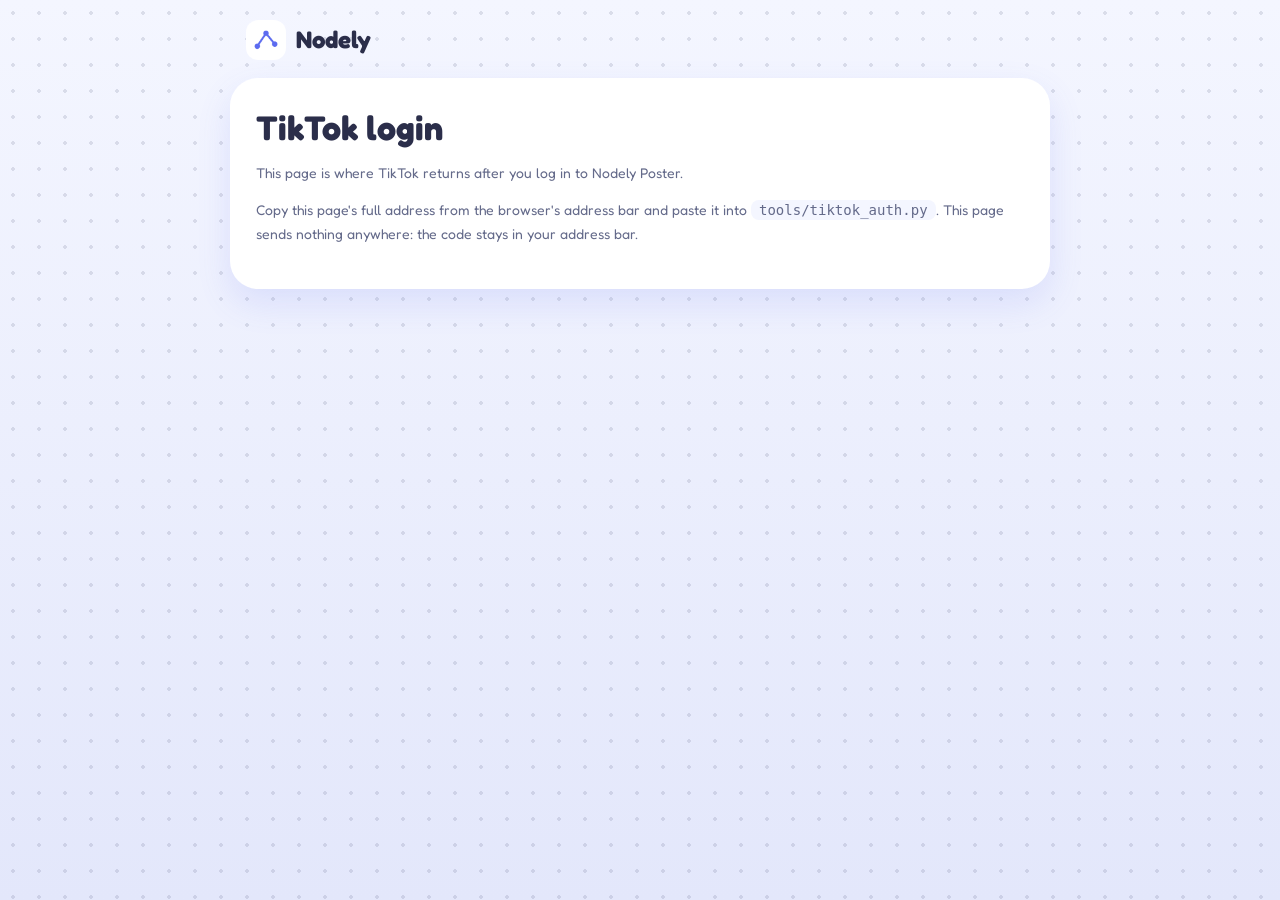
<file: tiktok-callback.html>
<!doctype html>
<html lang="en">
<head>
<meta charset="utf-8">
<meta name="viewport" content="width=device-width, initial-scale=1">
<meta name="robots" content="noindex">
<title>Nodely Poster · TikTok connected</title>
<link rel="icon" href="img/icon.png">
<link rel="stylesheet" href="style.css">
</head>
<body>
<header>
  <a href="index.html"><img src="img/icon.png" alt=""><span>Nodely</span></a>
</header>
<main>
  <h1 id="title">TikTok login</h1>
  <p id="msg" class="muted">Reading the response…</p>
  <p class="muted">Copy this page's full address from the browser's address bar and paste it into <code>tools/tiktok_auth.py</code>. This page sends nothing anywhere: the code stays in your address bar.</p>
</main>
<script>
  // Shows whether TikTok approved the login. The code itself never leaves the
  // address bar: the poster's setup script reads it from the pasted address.
  const q = new URLSearchParams(location.search);
  const title = document.getElementById('title');
  const msg = document.getElementById('msg');
  if (q.get('code')) {
    title.textContent = 'TikTok connected ✓';
    msg.textContent = 'Login approved. Copy the address now; the code works for a few minutes only.';
  } else if (q.get('error')) {
    title.textContent = 'TikTok login cancelled';
    msg.textContent = q.get('error_description') || q.get('error');
  } else {
    msg.textContent = 'This page is where TikTok returns after you log in to Nodely Poster.';
  }
</script>
</body>
</html>
</file>
<file: style.css>
/* Nodely website: the game's look — Fredoka, indigo + gold, a faint dot
   grid like the Home menu's board, node-dot bullets, soft rounded cards,
   gradient pill buttons. Light and dark follow the device. */
@font-face {
  font-family: "Fredoka";
  src: url("fonts/Fredoka.ttf") format("truetype");
  font-weight: 300 700;
  font-display: swap;
}
:root {
  --bg: #f4f6ff;
  --bg2: #e3e7fb;
  --card: #ffffff;
  --ink: #2b2e4a;
  --muted: #646a8a;
  --accent: #5c6bf0;
  --accent-deep: #3b47c9;
  --gold: #ffc23d;
  --gold-deep: #f08a00;
  --dot: rgba(100, 106, 138, 0.18);
  --line: #e3e6f5;
  --shadow: 0 14px 34px rgba(92, 107, 240, 0.14);
}
@media (prefers-color-scheme: dark) {
  :root {
    --bg: #11152a;
    --bg2: #070a18;
    --card: #1b2038;
    --ink: #eef0fb;
    --muted: #a3aac6;
    --accent: #7b8cff;
    --accent-deep: #5c6bf0;
    --dot: rgba(163, 170, 198, 0.16);
    --line: #2a3150;
    --shadow: 0 14px 34px rgba(0, 0, 0, 0.35);
  }
}
* { box-sizing: border-box; }
html { background: var(--bg2); }
body {
  margin: 0;
  min-height: 100vh;
  color: var(--ink);
  font: 16px/1.65 "Fredoka", system-ui, -apple-system, "Segoe UI", Roboto, sans-serif;
  /* The board's dot grid over a soft gradient. */
  background:
    radial-gradient(circle, var(--dot) 1.6px, transparent 1.8px) 0 0 / 26px 26px,
    linear-gradient(180deg, var(--bg) 0%, var(--bg2) 100%);
  background-attachment: fixed;
}

/* ── Header ──────────────────────────────────────────────────────────── */
header {
  display: flex;
  align-items: center;
  gap: 10px;
  max-width: 820px;
  margin: 0 auto;
  padding: 20px 16px 4px;
}
header a { display: flex; align-items: center; gap: 10px; color: var(--ink); text-decoration: none; }
header img, header svg { width: 40px; height: 40px; border-radius: 12px; }
header span { font-weight: 700; font-size: 24px; }
nav { margin-left: auto; display: flex; gap: 6px; font-size: 14px; flex-wrap: wrap; }
nav a {
  color: var(--muted);
  text-decoration: none;
  padding: 6px 12px;
  border-radius: 99px;
  font-weight: 600;
}
nav a:hover, nav a[aria-current] { color: var(--accent); background: color-mix(in srgb, var(--accent) 12%, transparent); }

/* ── Cards and text ──────────────────────────────────────────────────── */
main {
  max-width: 820px;
  margin: 14px auto 40px;
  padding: 30px 26px;
  background: var(--card);
  border-radius: 28px;
  box-shadow: var(--shadow);
}
@media (max-width: 560px) { main { margin: 8px 12px 30px; padding: 22px 18px; border-radius: 24px; } }
h1 { margin: 0 0 6px; font-size: 34px; line-height: 1.15; font-weight: 700; }
h2 { margin: 30px 0 8px; font-size: 22px; font-weight: 700; }
h3 { margin: 18px 0 4px; font-size: 17px; font-weight: 600; }
p, li { color: var(--ink); }
.muted, footer { color: var(--muted); font-size: 14px; }
a { color: var(--accent); font-weight: 600; }
/* Lists: a Nodely node (a dot in a soft halo) instead of a bullet. */
main ul { list-style: none; padding-left: 4px; }
main ul li { position: relative; padding-left: 28px; margin: 6px 0; }
main ul li::before {
  content: "";
  position: absolute;
  left: 3px;
  top: 0.55em;
  width: 9px;
  height: 9px;
  border-radius: 50%;
  background: var(--accent);
  border: 2px solid var(--card);
  box-shadow: 0 0 0 4px color-mix(in srgb, var(--accent) 28%, transparent);
}
table { width: 100%; border-collapse: collapse; font-size: 14px; margin: 10px 0; }
th, td { text-align: left; vertical-align: top; padding: 9px 8px; border-bottom: 1px solid var(--line); }
th { color: var(--muted); font-weight: 600; }
code { background: var(--bg); padding: 2px 8px; border-radius: 8px; word-break: break-all; }
footer { max-width: 820px; margin: 0 auto 40px; padding: 0 16px; text-align: center; }

/* ── Buttons ─────────────────────────────────────────────────────────── */
.btn {
  display: inline-flex;
  align-items: center;
  justify-content: center;
  gap: 10px;
  padding: 15px 30px;
  border-radius: 99px;
  font-weight: 700;
  font-size: 18px;
  text-decoration: none;
  color: #fff;
  background: linear-gradient(135deg, #8a98ff, var(--accent) 55%, var(--accent-deep));
  box-shadow: 0 10px 24px color-mix(in srgb, var(--accent) 42%, transparent);
  transition: transform 0.12s ease;
}
.btn:active { transform: scale(0.97); }
@media (max-width: 360px) { .btn { padding: 14px 20px; font-size: 16px; white-space: nowrap; } }
.btn.gold {
  color: #2b2e4a;
  background: linear-gradient(135deg, #ffe27a, var(--gold) 55%, var(--gold-deep));
  box-shadow: 0 10px 24px rgba(240, 138, 0, 0.35);
}
.pill {
  display: inline-block;
  padding: 6px 16px;
  border-radius: 99px;
  font-weight: 700;
  font-size: 13px;
  letter-spacing: 0.6px;
  color: #2b2e4a;
  background: var(--gold);
}

/* ── Home: the wired menu ────────────────────────────────────────────── */
main.hero { text-align: center; padding: 26px 8px 8px; background: transparent; box-shadow: none; }
.hero .logo { width: 92px; height: 92px; border-radius: 26px; box-shadow: var(--shadow); }
.hero h1 { font-size: 52px; margin-top: 12px; }
.hero .tag { font-size: 19px; color: var(--muted); margin: 4px auto 20px; max-width: 460px; }
.board { width: min(440px, 100%); margin: 6px auto 0; display: block; overflow: visible; }
.board .wire { fill: none; stroke-width: 10; stroke-linecap: round; stroke-linejoin: round; }
.board .pulse {
  fill: none; stroke: #fff; stroke-width: 4; stroke-linecap: round; opacity: 0.6;
  stroke-dasharray: 34 600; animation: pulse 2.6s linear infinite;
}
.board .pulse.b { animation-delay: 0.7s; }
.board .pulse.c { animation-delay: 1.4s; }
@keyframes pulse { from { stroke-dashoffset: 640; } to { stroke-dashoffset: 0; } }
.board .label { font: 700 17px "Fredoka", sans-serif; fill: var(--ink); text-anchor: middle; }
/* Small phones: the drawing scales down, so its labels grow to stay legible. */
@media (max-width: 400px) { .board .label { font-size: 21px; } .board .play-label { font-size: 23px; } }
.board .play-label { font: 700 20px "Fredoka", sans-serif; fill: #fff; text-anchor: middle; }
.soon { margin: 22px 0 6px; }
.get { margin: 14px 0 0; }

.features {
  display: grid;
  /* 1 column on phones, 2 on tablets, 4 on wide screens: never an orphan. */
  grid-template-columns: 1fr;
  gap: 14px;
  max-width: 820px;
  margin: 18px auto;
  padding: 0 16px;
}
@media (min-width: 560px) { .features { grid-template-columns: repeat(2, 1fr); } }
@media (min-width: 1000px) { .features { grid-template-columns: repeat(4, 1fr); max-width: 1040px; } }
.feature {
  background: var(--card);
  border-radius: 24px;
  padding: 18px 18px 16px;
  box-shadow: var(--shadow);
}
.feature .dot {
  width: 26px; height: 26px; border-radius: 50%;
  border: 4px solid var(--card);
  box-shadow: 0 0 0 6px color-mix(in srgb, currentColor 25%, transparent);
  background: currentColor;
  margin: 6px 0 12px 6px;
}
.feature h3 { margin: 0 0 4px; font-size: 19px; color: var(--ink); }
.feature p { margin: 0; color: var(--muted); font-size: 15px; line-height: 1.5; }

.cast { display: flex; justify-content: center; gap: 2px; margin: 26px auto 6px; max-width: 640px; }
/* One row on every screen: the avatars shrink with it, and the smallest
   phones show six. */
.cast img { width: clamp(42px, 12.5vw, 64px); height: auto; aspect-ratio: 1; animation: bob 3s ease-in-out infinite; }
@media (max-width: 380px) { .cast img:nth-child(n+7) { display: none; } }
.cast img:nth-child(2n) { animation-delay: 0.5s; }
.cast img:nth-child(3n) { animation-delay: 1s; }
@keyframes bob { 0%, 100% { transform: translateY(0); } 50% { transform: translateY(-6px); } }
.links { display: flex; gap: 8px; justify-content: center; flex-wrap: wrap; margin-top: 18px; }
.links a { padding: 8px 16px; border-radius: 99px; text-decoration: none; color: var(--muted); }
.links a:hover { color: var(--accent); }

/* ── Invite ──────────────────────────────────────────────────────────── */
.invite { text-align: center; }
.invite .pair { width: min(360px, 100%); display: block; margin: 0 auto 4px; overflow: visible; }
.invite .pair .link {
  fill: none; stroke: var(--gold); stroke-width: 10; stroke-linecap: round;
  /* Drawn in on load; if animations don't run, the wire is simply there. */
  stroke-dasharray: 200; stroke-dashoffset: 0; animation: draw 1.4s 0.4s ease both;
}
@keyframes draw { from { stroke-dashoffset: 200; } to { stroke-dashoffset: 0; } }
.invite .pair .halo { fill: color-mix(in srgb, var(--accent) 16%, transparent); }
.invite .pair text { font: 700 14px "Fredoka", sans-serif; fill: var(--muted); text-anchor: middle; }
.code {
  display: inline-block;
  margin: 8px 0 22px;
  padding: 10px 22px;
  border-radius: 18px;
  font-weight: 700;
  letter-spacing: 4px;
  font-size: 26px;
  color: #2b2e4a;
  background: linear-gradient(135deg, #ffe27a, var(--gold));
  box-shadow: 0 8px 20px rgba(240, 138, 0, 0.28);
}
ol.steps { list-style: none; padding: 0; margin: 30px auto 6px; max-width: 380px; text-align: left; position: relative; counter-reset: step; }
ol.steps::before {
  content: ""; position: absolute; left: 17px; top: 20px; bottom: 20px;
  width: 6px; border-radius: 6px; background: color-mix(in srgb, var(--accent) 30%, transparent);
}
ol.steps li { position: relative; padding: 10px 0 10px 56px; margin: 0; counter-increment: step; }
ol.steps li::before {
  content: counter(step);
  position: absolute; left: 0; top: 50%; transform: translateY(-50%);
  width: 40px; height: 40px; border-radius: 50%;
  display: grid; place-items: center;
  color: #fff; font-weight: 700;
  background: var(--accent);
  box-shadow: 0 0 0 6px color-mix(in srgb, var(--accent) 22%, transparent);
}

/* People who turn animations off get a still page. */
@media (prefers-reduced-motion: reduce) {
  *, *::before, *::after { animation: none !important; transition: none !important; }
}

/* "Notify me at launch" */
.notify { max-width: 440px; margin: 18px auto 0; text-align: left; }
.notify-title { text-align: center; font-weight: 700; margin: 0 0 8px; }
.notify-row { display: flex; gap: 8px; }
.notify-row input {
  flex: 1; min-width: 0; font: inherit; font-size: 16px; padding: 12px 18px; border-radius: 99px;
  border: 2px solid var(--line); background: var(--card, #fff); color: var(--ink); outline: none;
}
.notify-row input:focus { border-color: var(--accent); }
.notify-row .btn { flex: none; border: 0; cursor: pointer; font: inherit; }
.notify-row .btn:disabled { opacity: 0.6; }
.notify-consent { display: flex; gap: 10px; align-items: flex-start; margin-top: 10px; font-size: 13.5px; color: var(--muted); line-height: 1.45; }
.notify-consent input { margin-top: 3px; width: 18px; height: 18px; accent-color: var(--accent); flex: none; }
.notify-msg { min-height: 1.2em; margin: 8px 0 0; text-align: center; font-weight: 600; color: var(--accent); }
.notify-msg.bad { color: #e5484d; }
.hp { position: absolute; left: -9999px; width: 1px; height: 1px; opacity: 0; }
@media (max-width: 420px) { .notify-row { flex-direction: column; } }

/* Right-to-left languages (Arabic, Persian, Hebrew, Urdu): steps mirror. */
[dir="rtl"] ol.steps { text-align: right; }
[dir="rtl"] ol.steps::before { left: auto; right: 17px; }
[dir="rtl"] ol.steps li { padding: 10px 56px 10px 0; }
[dir="rtl"] ol.steps li::before { left: auto; right: 0; }
</file>
